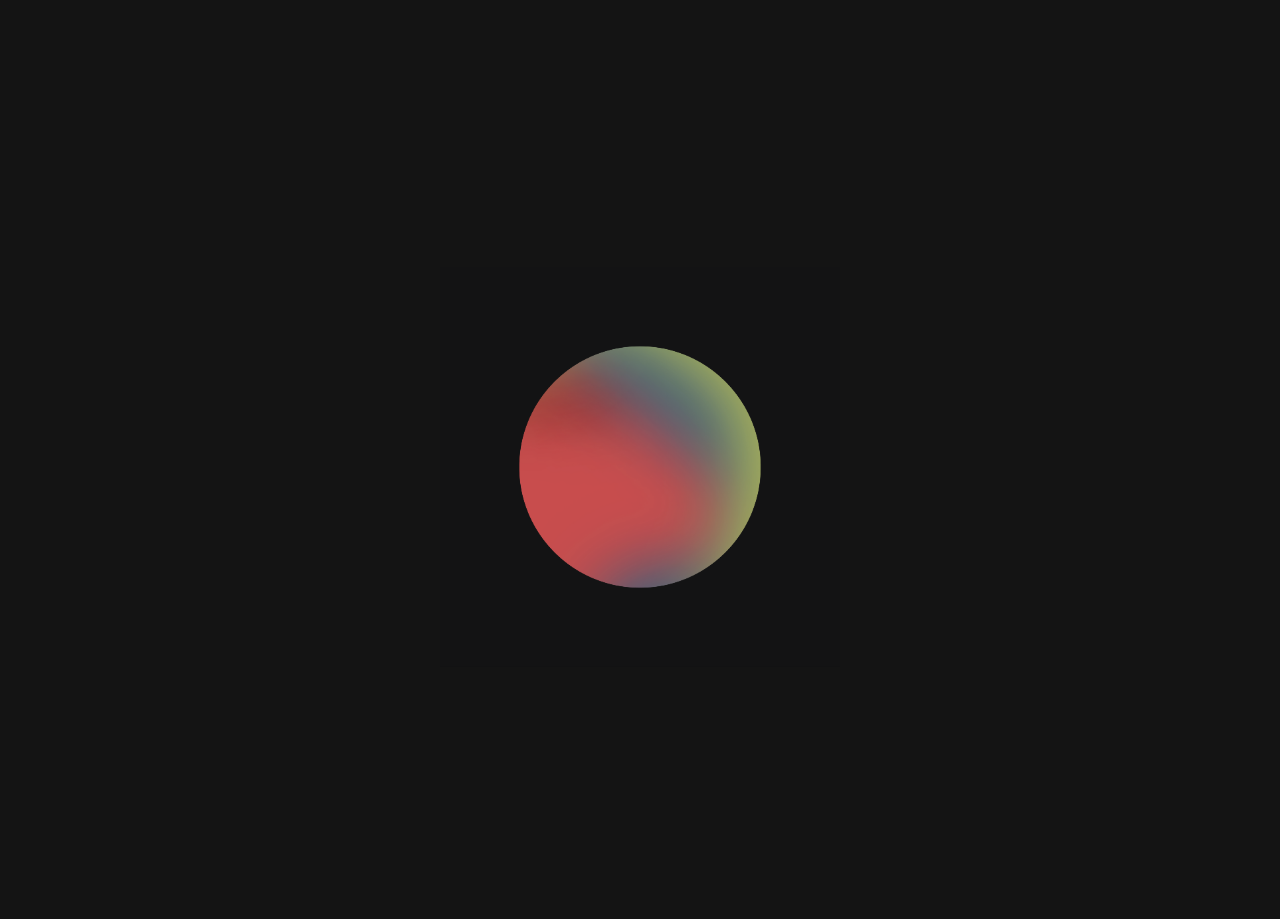
<file: index.html>
<!DOCTYPE html>
<html>
<head>

<meta name="google-site-verification" content="AoYkTk76lcTLhv-QrNElU3ikK3WBRY0hJyMi0P-Hwtw" />

<meta charset="utf-8">
<meta http-equiv="X-UA-Compatible" content="IE=edge">

<meta name="description" content="Domenico Sciacovelli is an eclectic soul who juxtaposes a canonical understanding of aesthetics with a strictly personal one. He experiments with creative laboratories of visual art and theatrical compositions within private and public spaces, managing the artistic direction and scenography of several events and exhibitions. His artworks instantly blend with the areas in which are displayed, resulting in a close and bidirectional connection with interior design. He collaborates with various architecture firms and subsequentially creates Morph‌é, a studio/laboratory, where art and design find a unique balance between development and artistry."/>

<title>The Circle of Domenico Sciacovelli</title>

<link rel="shortcut icon" type="image/png" href="favicon.png"/>
<link rel="apple-touch-icon" href="favicon.png">
<link rel="apple-touch-icon" sizes="76x76" href="favicon.png">
<link rel="apple-touch-icon" sizes="120x120" href="favicon.png">
<link rel="apple-touch-icon" sizes="152x152" href="favicon.png">
<meta name="viewport" content="user-scalable=no, width=device-width, initial-scale=1, maximum-scale=1">

<link rel="canonical" href="https://domenicosciacovelli.com/index.html" />
<link rel="icon" href="">

<link rel="stylesheet" href="style.css">
<link href="https://fonts.googleapis.com/css?family=Roboto:100,300,400" rel="stylesheet">

<body class="homepage">
    

<a href="menu.html">
<div class="por">
    <div class="bttn">
   <p>enter</p>
    </div>
    </div>
</a>

<h1></h1>

<!-- <div class="enc">

<div class="anim"><img src="favicon.png"></div>
    <div class="row splash">
	<div class="column">
		<div class="text-center">
		</div>

		<div class="try">
			<div class="device">
				
				</div>
			</div>
		</div>
	</div>
</div> -->

<div class="circlecont">
    
<div class="centercircle"><img src="favicon.png"></div>

</div>

<script src='https://cdnjs.cloudflare.com/ajax/libs/jquery/2.1.3/jquery.min.js'></script>
<!-- <script src="index.js"></script> -->

</body>
</html>
</file>
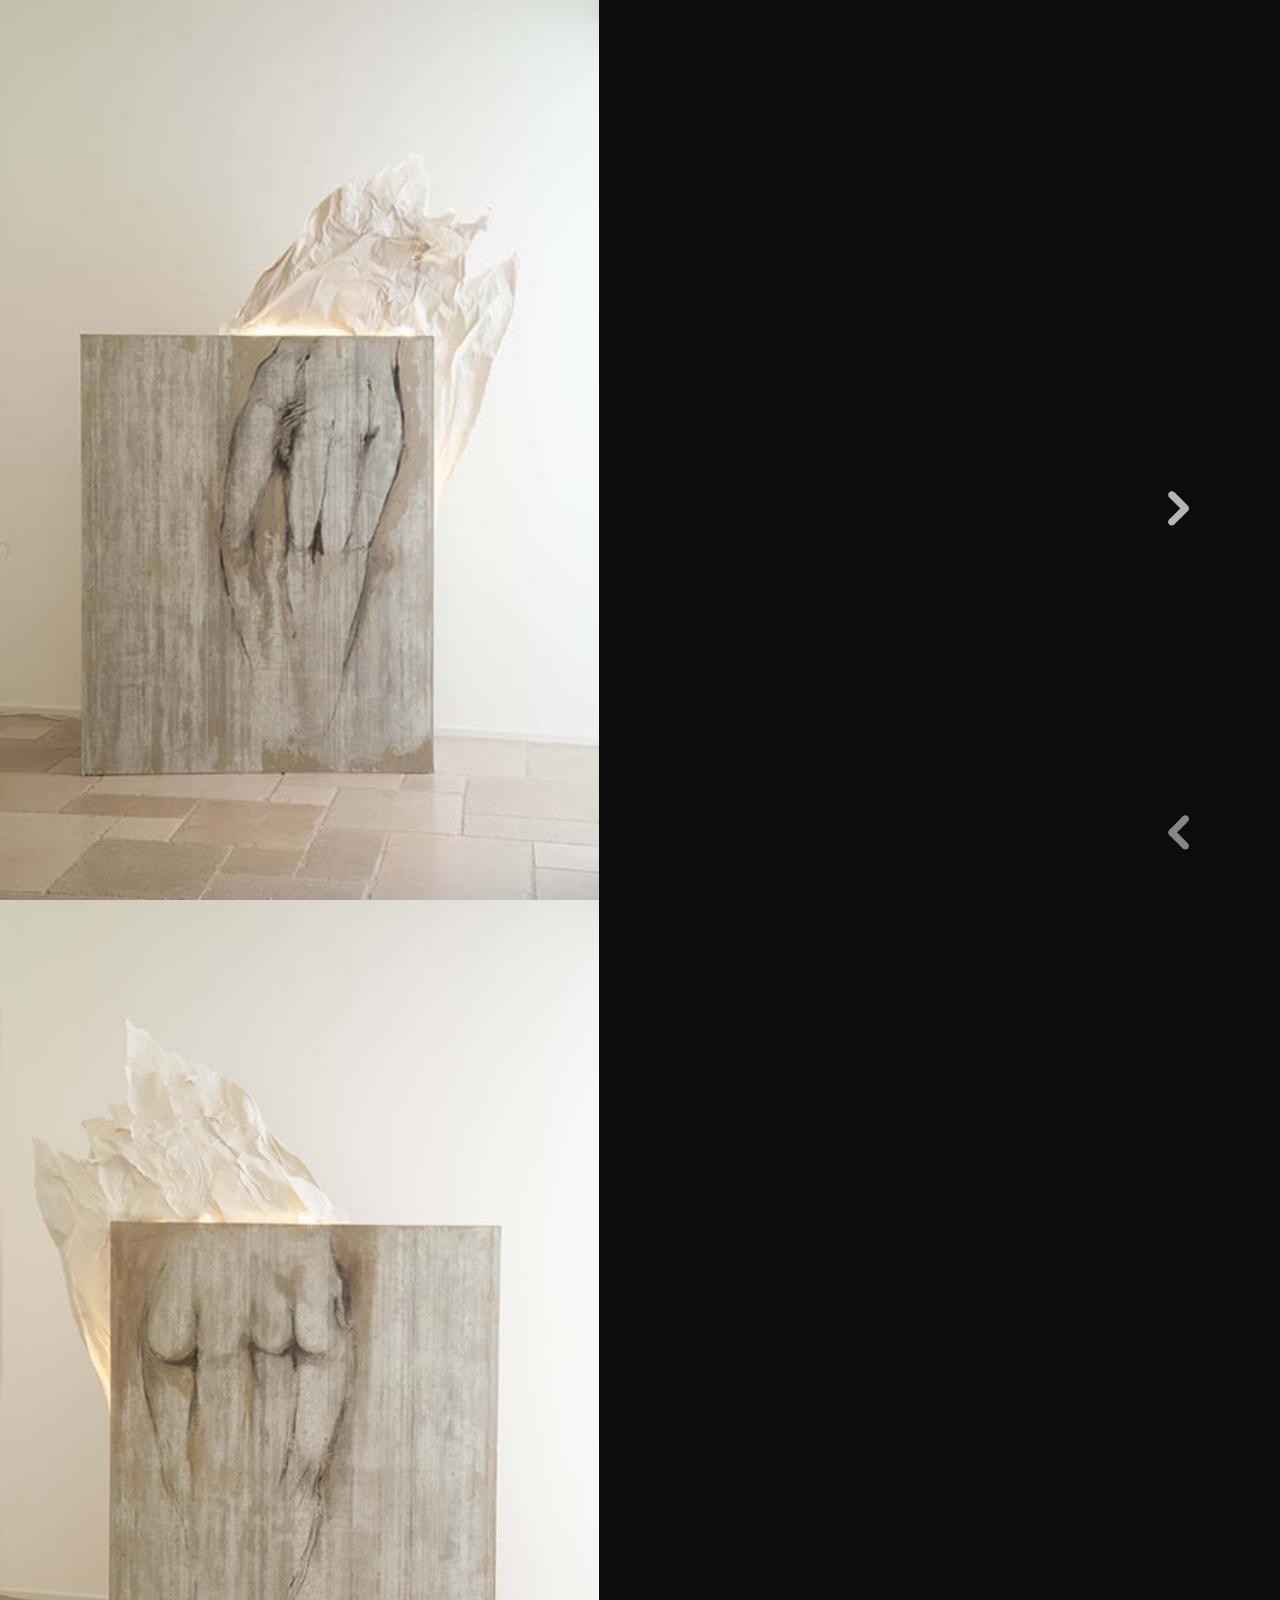
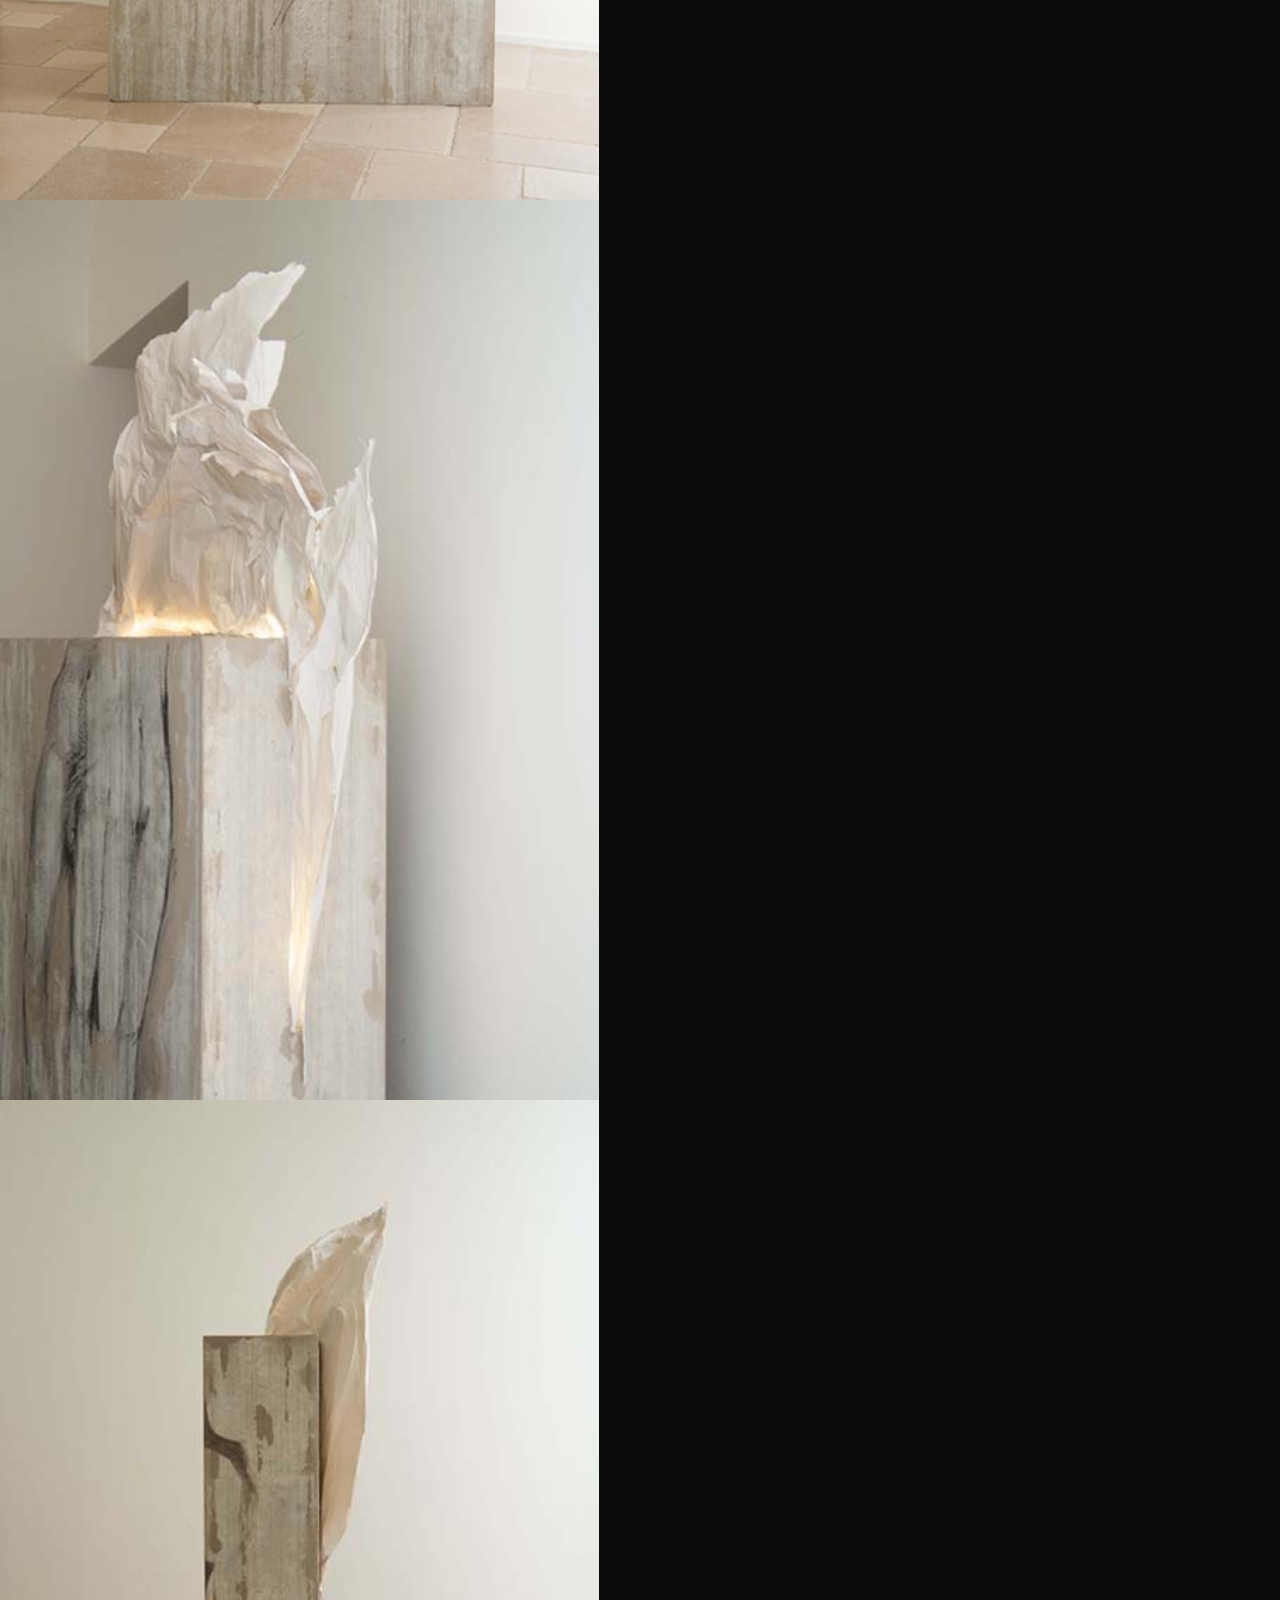
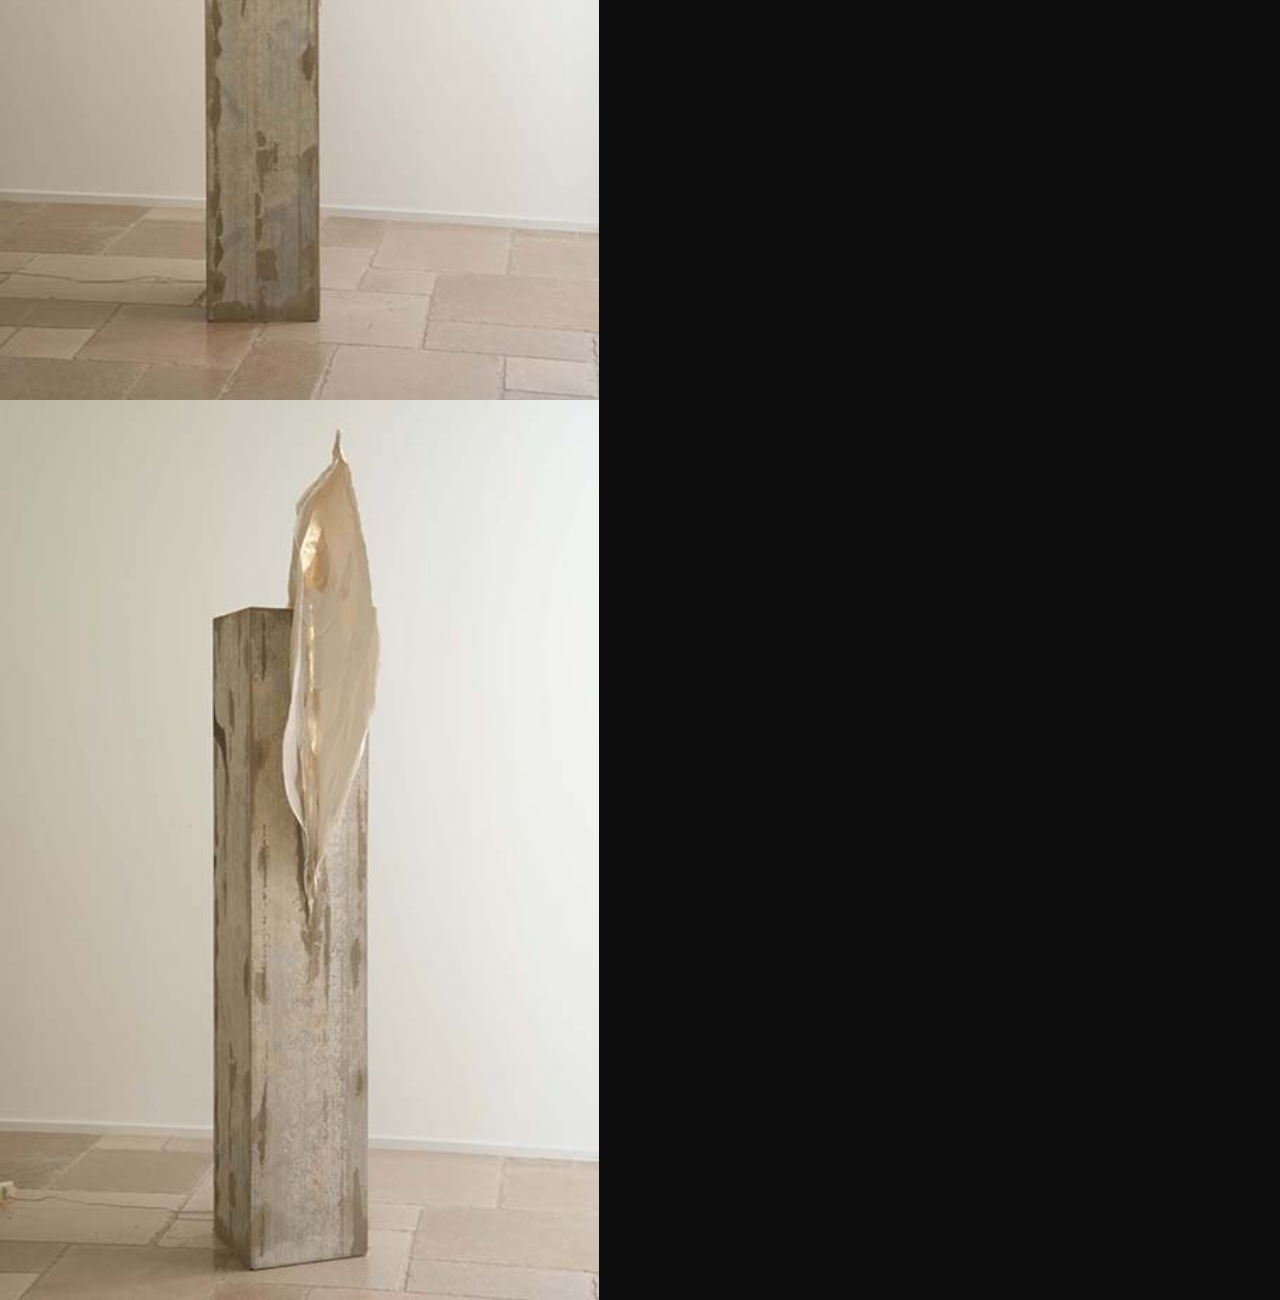
<file: cementoanimato.html>
<html>
<head>
<meta name="viewport" content="width=device-width" />

<link href="https://fonts.googleapis.com/css?family=Raleway:300" rel="stylesheet">


  <!-- ---slick--- -->
<link rel="stylesheet" type="text/css" href="carousel.css"/>
<link rel="stylesheet" type="text/css" href="slick/slick.css"/>
  <!-- ---slick--- -->



</head>
<body>

<div class="navbar">

<div class="button_container" id="toggle">
   	<svg version="1.1" id="wormmenu" xmlns="http://www.w3.org/2000/svg" xmlns:xlink="http://www.w3.org/1999/xlink" x="0px" y="0px"
	viewBox="0 0 171.6 171.6" xml:space="preserve">
	<path class="worm" id="worm" d="M134.7,84.2c0,5.4-1.5,9.8-4.6,13.3c-1.9,2.1-4,3.7-6.3,4.6c-2.1,0.9-5.2,1.3-9.3,1.3h-1.9H93.8H75.4
	c0,0,0,0-0.1,0.1H58.5c-7.4,0-11.1,2.9-11.1,8.8c0,5.9,3.7,8.8,11.1,8.8H79c2.9,0,5.2,2.3,5.2,5.2v0c0,2.9-2.3,5.2-5.2,5.2H58.2
	c-3.6,0-6.7-0.4-9.3-1.3c-2.3-0.9-4.4-2.3-6.3-4.5c-3-3.5-4.6-7.9-4.6-13.3c0-5.4,1.5-9.8,4.6-13.3c1.9-2.1,4-3.7,6.3-4.6
	c2.1-0.9,5.2-1.3,9.3-1.3h7.6V93h28h17.9h2.7c7.4,0,11.1-2.9,11.1-8.8c0-5.9-3.7-8.8-11.1-8.8H93.8c-2.9,0-5.2-2.3-5.2-5.2v0
	c0-2.9,2.3-5.2,5.2-5.2h20.8c3.6,0,6.7,0.4,9.3,1.3c2.3,0.9,4.4,2.3,6.3,4.5C133.2,74.4,134.7,78.8,134.7,84.2z M47.7,74.5
	c2.6,0.9,5.7,1.3,9.3,1.3h20.8c2.9,0,5.2-2.3,5.2-5.2v0c0-2.9-2.3-5.2-5.2-5.2H57.2c-7.4,0-11.1-2.9-11.1-8.8
	c0-5.9,3.7-8.8,11.1-8.8h20.5c2.9,0,5.2-2.3,5.2-5.2s-2.3-5.2-5.2-5.2H57c-4.1,0-7.2,0.4-9.3,1.3c-2.3,0.9-4.4,2.4-6.3,4.6
	c-3,3.5-4.6,7.9-4.6,13.3c0,5.4,1.5,9.8,4.6,13.3C43.2,72.2,45.3,73.7,47.7,74.5z"/>
	</svg>
</div>

    </div>

    <div class="overlay" id="overlay">
      <nav class="overlay-menu">
        <ul>
          <li><a href="info.html">about</a></li>
          <li><a href="interiord.html">interior design</a></li>
          <li><a href="events.html">events</a></li>
          <li><a href="feed.html">feed</a></li>
        </ul>
      </nav>
    </div>

<a href="menu.html#1">
	<div class="arrow2">
	<img src="arrow.svg">
	</div>
</a>

<div class="arrowswipe">
<img src="arrow2.svg">
</div>

	<div class="main-carousel">
	<div class="carousel-cell"><img src="img/c1.jpg"></div>
	<div class="carousel-cell"><img src="img/c2.jpg"></div>
	<div class="carousel-cell"><img src="img/c3.jpg"></div>
	<div class="carousel-cell"><img src="img/c5.jpg"></div>
	<div class="carousel-cell"><img src="img/c7.jpg"></div>

	</div>


<script
  src="https://code.jquery.com/jquery-3.4.1.min.js"
  integrity="sha256-CSXorXvZcTkaix6Yvo6HppcZGetbYMGWSFlBw8HfCJo="
  crossorigin="anonymous"></script>

  
  <!-- ---slick--- -->
<script type="text/javascript" src="slick/slick.js"></script>
<script src="script.js"></script>
  <!-- ---slick--- -->

<script src="inobounce.js"></script>
<script src="overscroll.js"></script>
</body>
</html>
</file>
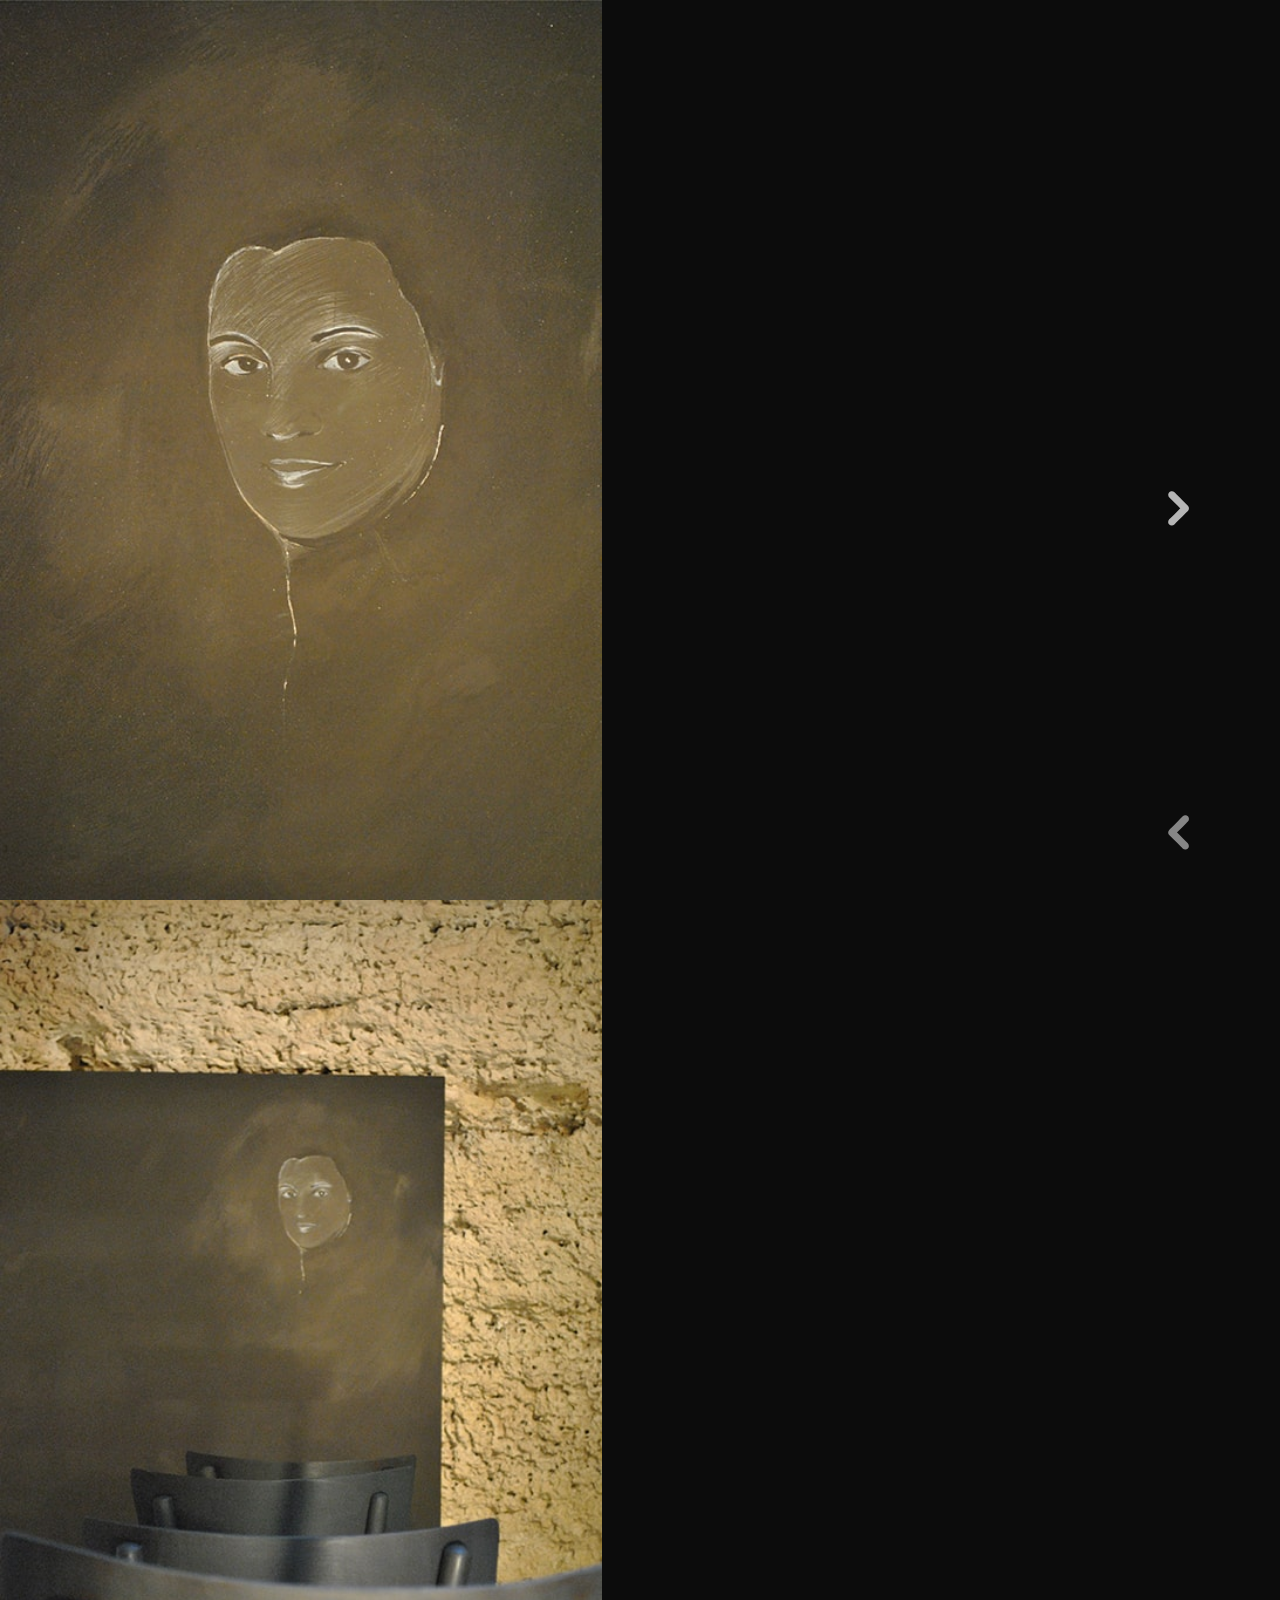
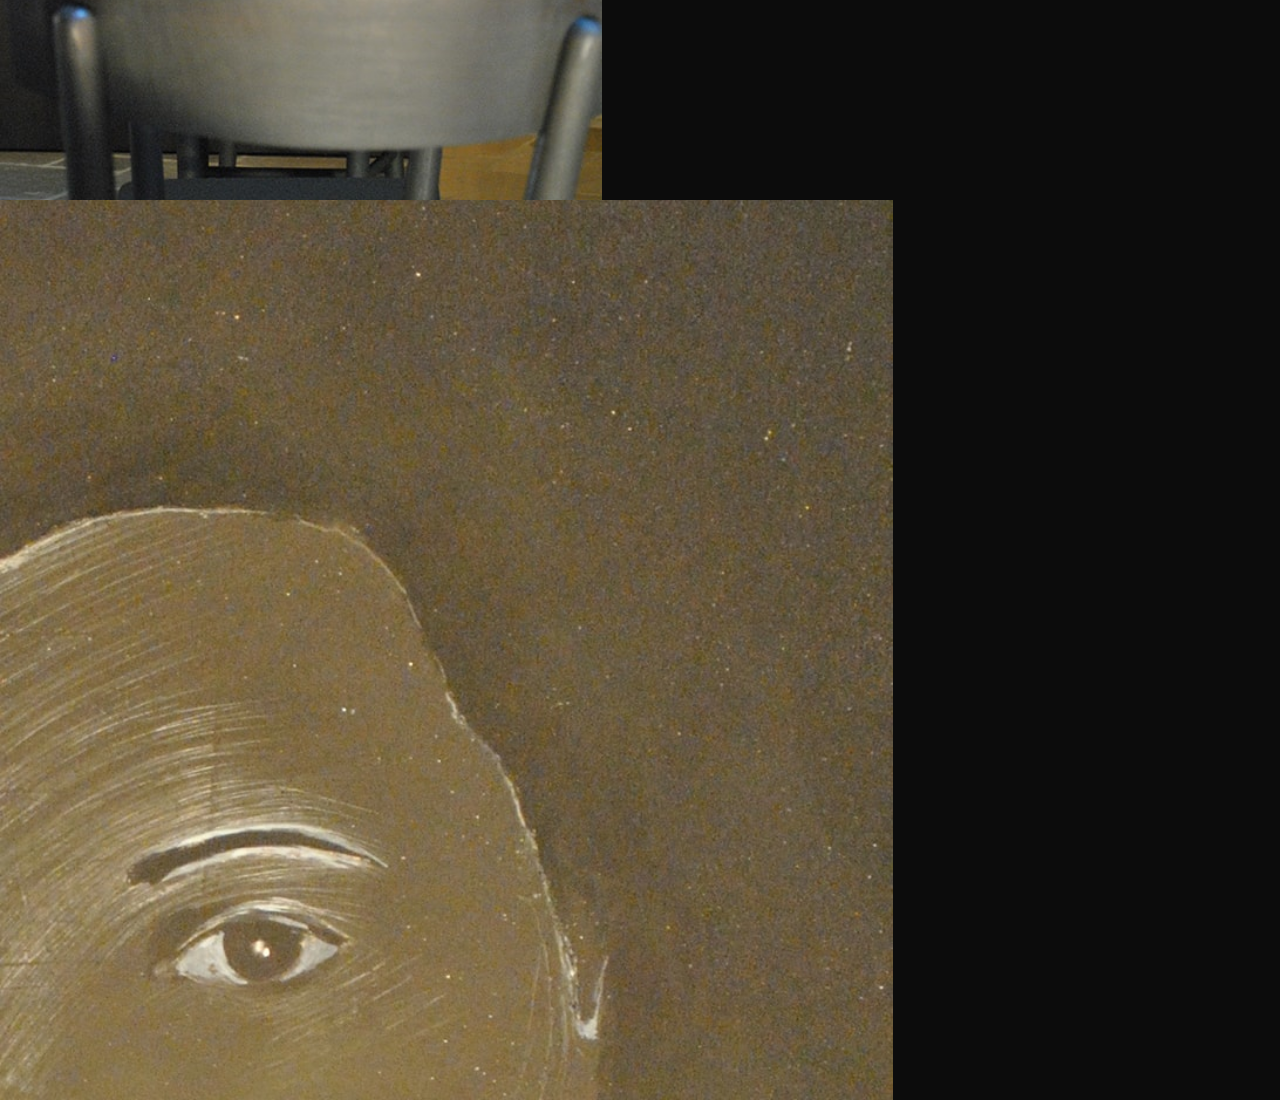
<file: face.html>
<html>
<head>
<meta name="viewport" content="width=device-width" />

<link href="https://fonts.googleapis.com/css?family=Raleway:300" rel="stylesheet">


  <!-- ---slick--- -->
<link rel="stylesheet" type="text/css" href="carousel.css"/>
<link rel="stylesheet" type="text/css" href="slick/slick.css"/>
  <!-- ---slick--- -->



</head>
<body>

<div class="navbar">

<div class="button_container" id="toggle">
   	<svg version="1.1" id="wormmenu" xmlns="http://www.w3.org/2000/svg" xmlns:xlink="http://www.w3.org/1999/xlink" x="0px" y="0px"
	viewBox="0 0 171.6 171.6" xml:space="preserve">
	<path class="worm" id="worm" d="M134.7,84.2c0,5.4-1.5,9.8-4.6,13.3c-1.9,2.1-4,3.7-6.3,4.6c-2.1,0.9-5.2,1.3-9.3,1.3h-1.9H93.8H75.4
	c0,0,0,0-0.1,0.1H58.5c-7.4,0-11.1,2.9-11.1,8.8c0,5.9,3.7,8.8,11.1,8.8H79c2.9,0,5.2,2.3,5.2,5.2v0c0,2.9-2.3,5.2-5.2,5.2H58.2
	c-3.6,0-6.7-0.4-9.3-1.3c-2.3-0.9-4.4-2.3-6.3-4.5c-3-3.5-4.6-7.9-4.6-13.3c0-5.4,1.5-9.8,4.6-13.3c1.9-2.1,4-3.7,6.3-4.6
	c2.1-0.9,5.2-1.3,9.3-1.3h7.6V93h28h17.9h2.7c7.4,0,11.1-2.9,11.1-8.8c0-5.9-3.7-8.8-11.1-8.8H93.8c-2.9,0-5.2-2.3-5.2-5.2v0
	c0-2.9,2.3-5.2,5.2-5.2h20.8c3.6,0,6.7,0.4,9.3,1.3c2.3,0.9,4.4,2.3,6.3,4.5C133.2,74.4,134.7,78.8,134.7,84.2z M47.7,74.5
	c2.6,0.9,5.7,1.3,9.3,1.3h20.8c2.9,0,5.2-2.3,5.2-5.2v0c0-2.9-2.3-5.2-5.2-5.2H57.2c-7.4,0-11.1-2.9-11.1-8.8
	c0-5.9,3.7-8.8,11.1-8.8h20.5c2.9,0,5.2-2.3,5.2-5.2s-2.3-5.2-5.2-5.2H57c-4.1,0-7.2,0.4-9.3,1.3c-2.3,0.9-4.4,2.4-6.3,4.6
	c-3,3.5-4.6,7.9-4.6,13.3c0,5.4,1.5,9.8,4.6,13.3C43.2,72.2,45.3,73.7,47.7,74.5z"/>
	</svg>
</div>

    </div>

    <div class="overlay" id="overlay">
      <nav class="overlay-menu">
        <ul>
          <li><a href="info.html">about</a></li>
          <li><a href="interiord.html">interior design</a></li>
          <li><a href="events.html">events</a></li>
          <li><a href="feed.html">feed</a></li>
        </ul>
      </nav>
    </div>

<a href="menu.html#8">
	<div class="arrow2">
	<img src="arrow.svg">
	</div>
</a>

<div class="arrowswipe">
<img src="arrow2.svg">
</div>

	<div class="main-carousel">
	<div class="carousel-cell"><img src="img/f1.jpg"></div>
	<div class="carousel-cell"><img src="img/f2.jpg"></div>
	<div class="carousel-cell"><img src="img/f3.jpg"></div>

	</div>


<script
  src="https://code.jquery.com/jquery-3.4.1.min.js"
  integrity="sha256-CSXorXvZcTkaix6Yvo6HppcZGetbYMGWSFlBw8HfCJo="
  crossorigin="anonymous"></script>

  
  <!-- ---slick--- -->
<script type="text/javascript" src="slick/slick.js"></script>
<script src="script.js"></script>
  <!-- ---slick--- -->

<script src="inobounce.js"></script>
<script src="overscroll.js"></script>
</body>
</html>
</file>
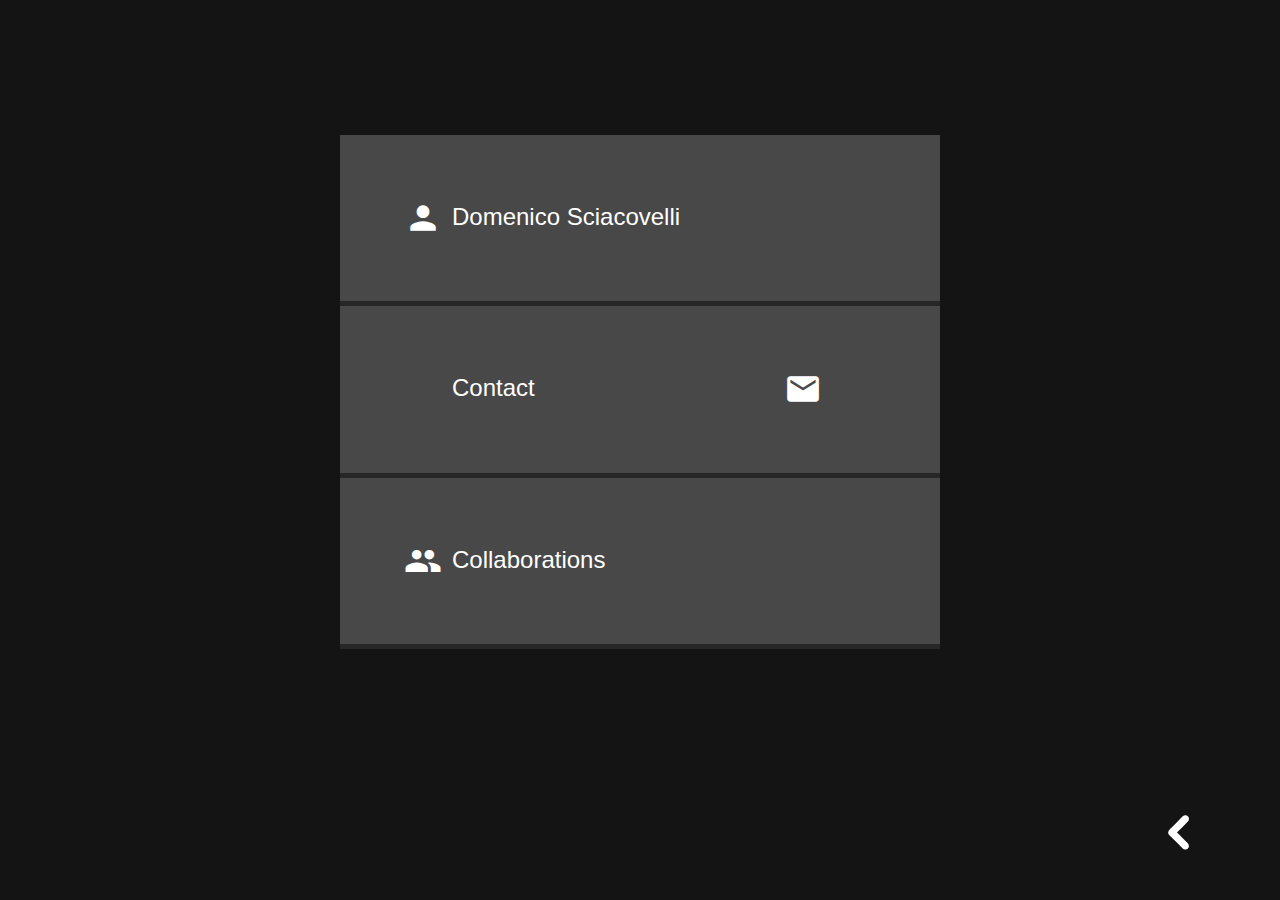
<file: info.html>
<!DOCTYPE html>
<html>
<head>
<meta http-equiv="content-type" content="text/html; charset=UTF-8" />
<meta name="viewport" content="width=device-width" />
<link href="https://fonts.googleapis.com/css?family=Raleway:300" rel="stylesheet">
<link href="https://fonts.googleapis.com/icon?family=Material+Icons" rel="stylesheet">
<link rel="stylesheet" href="style2.css">
<link type="text/css" rel="stylesheet" href="materialize/css/materialize.css"  media="screen,projection"/>
<title>About</title>
</head>
<body>


  <ul class="collapsible">
    <li>
      <div class="collapsible-header"><i class="material-icons">person</i>Domenico Sciacovelli</div>
      <div class="collapsible-body"><span>Domenico Sciacovelli is an eclectic soul who juxtaposes a canonical understanding of aesthetics with a strictly personal one. He experiments with creative laboratories of visual art and theatrical compositions within private and public spaces, managing the artistic direction and scenography of several events and exhibitions. His artworks instantly blend with the areas in which are displayed, resulting in a close and bidirectional connection with interior design. He collaborates with various architecture firms and subsequentially creates Morph‌&#233, a studio/laboratory, where art and design find a unique balance between development and artistry.</span></div>
    </li>
    <li>
      <div class="collapsible-header"><i class="material-icons">alternate_email
</i>Contact</div>
      <div class="collapsible-body"><span>

      e-mail - sciacovellid@gmx.ch - morphe.ds@gmail.com<br>
      facebook -  Domenico Sciacovelli Arts - Morph‌&#233<br>
      instagram - dsciacovelliarts<br>
      morph‌&#233.com<br>
  	</span></div>
    </li>
    <li>
      <div class="collapsible-header"><i class="material-icons">people</i>Collaborations</div>
      <div class="collapsible-body"><span>
      	
      	iluoghidipitti.com<br>
      	Mercatale - Altamura BA<br>
      	ilcesendello.it<br>
      	galleryhouse.it<br>
      	firmediluce.com<br>
      	antoniofascicolo.it<br>
      	gaetanoplasmati.com<br>
      	nicolacentoducati.com<br>
		<br>
		Testi - Lucia Luce<br>
    <br>
    Graphic Design - Simone Sciacovelli<br>
		<br>


      </span></div>
    </li>
  </ul>

<a href="menu.html#0">
<div class="arrow2">
<img src="arrow.svg">
</div>
</a>


<script src='https://cdnjs.cloudflare.com/ajax/libs/jquery/2.1.3/jquery.min.js'></script>
<script type="text/javascript" src="materialize/js/materialize.min.js"></script>
<script type="text/javascript" src="java2.js"></script>
</body>
</html>
</file>
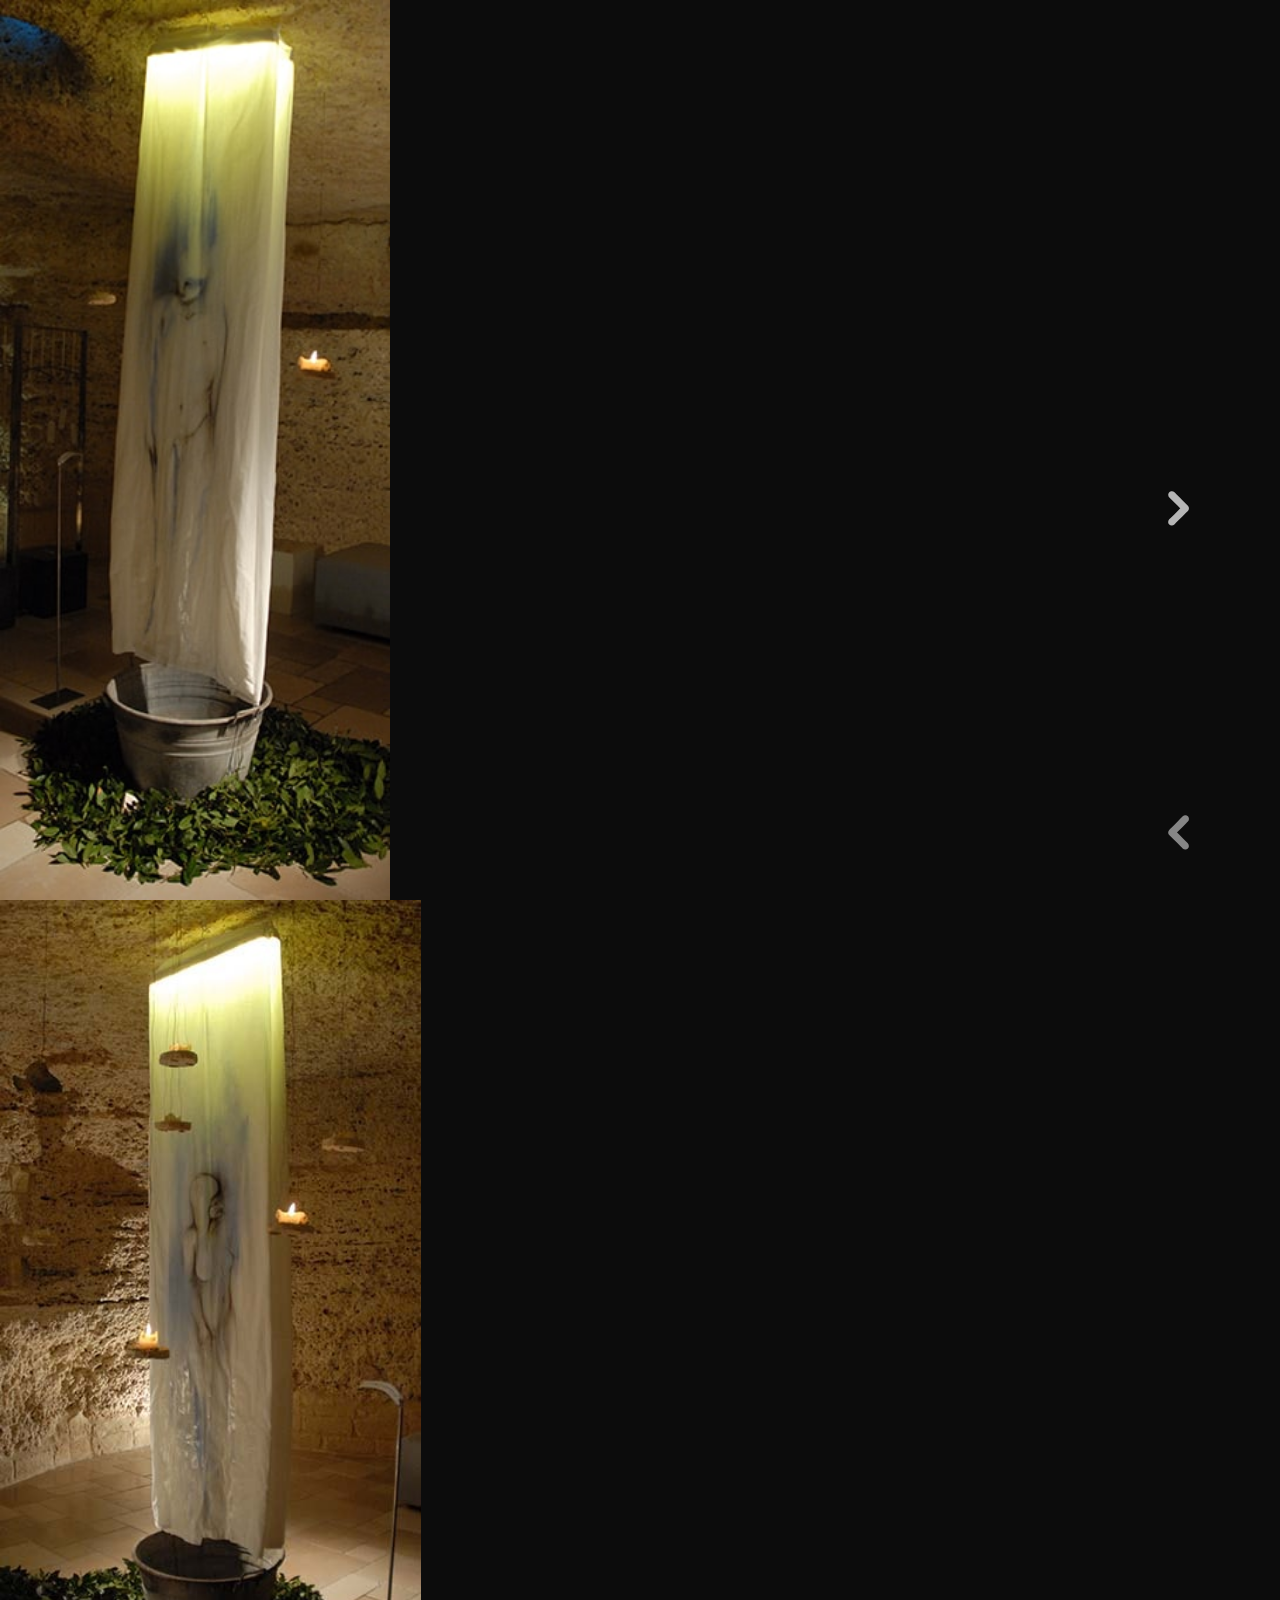
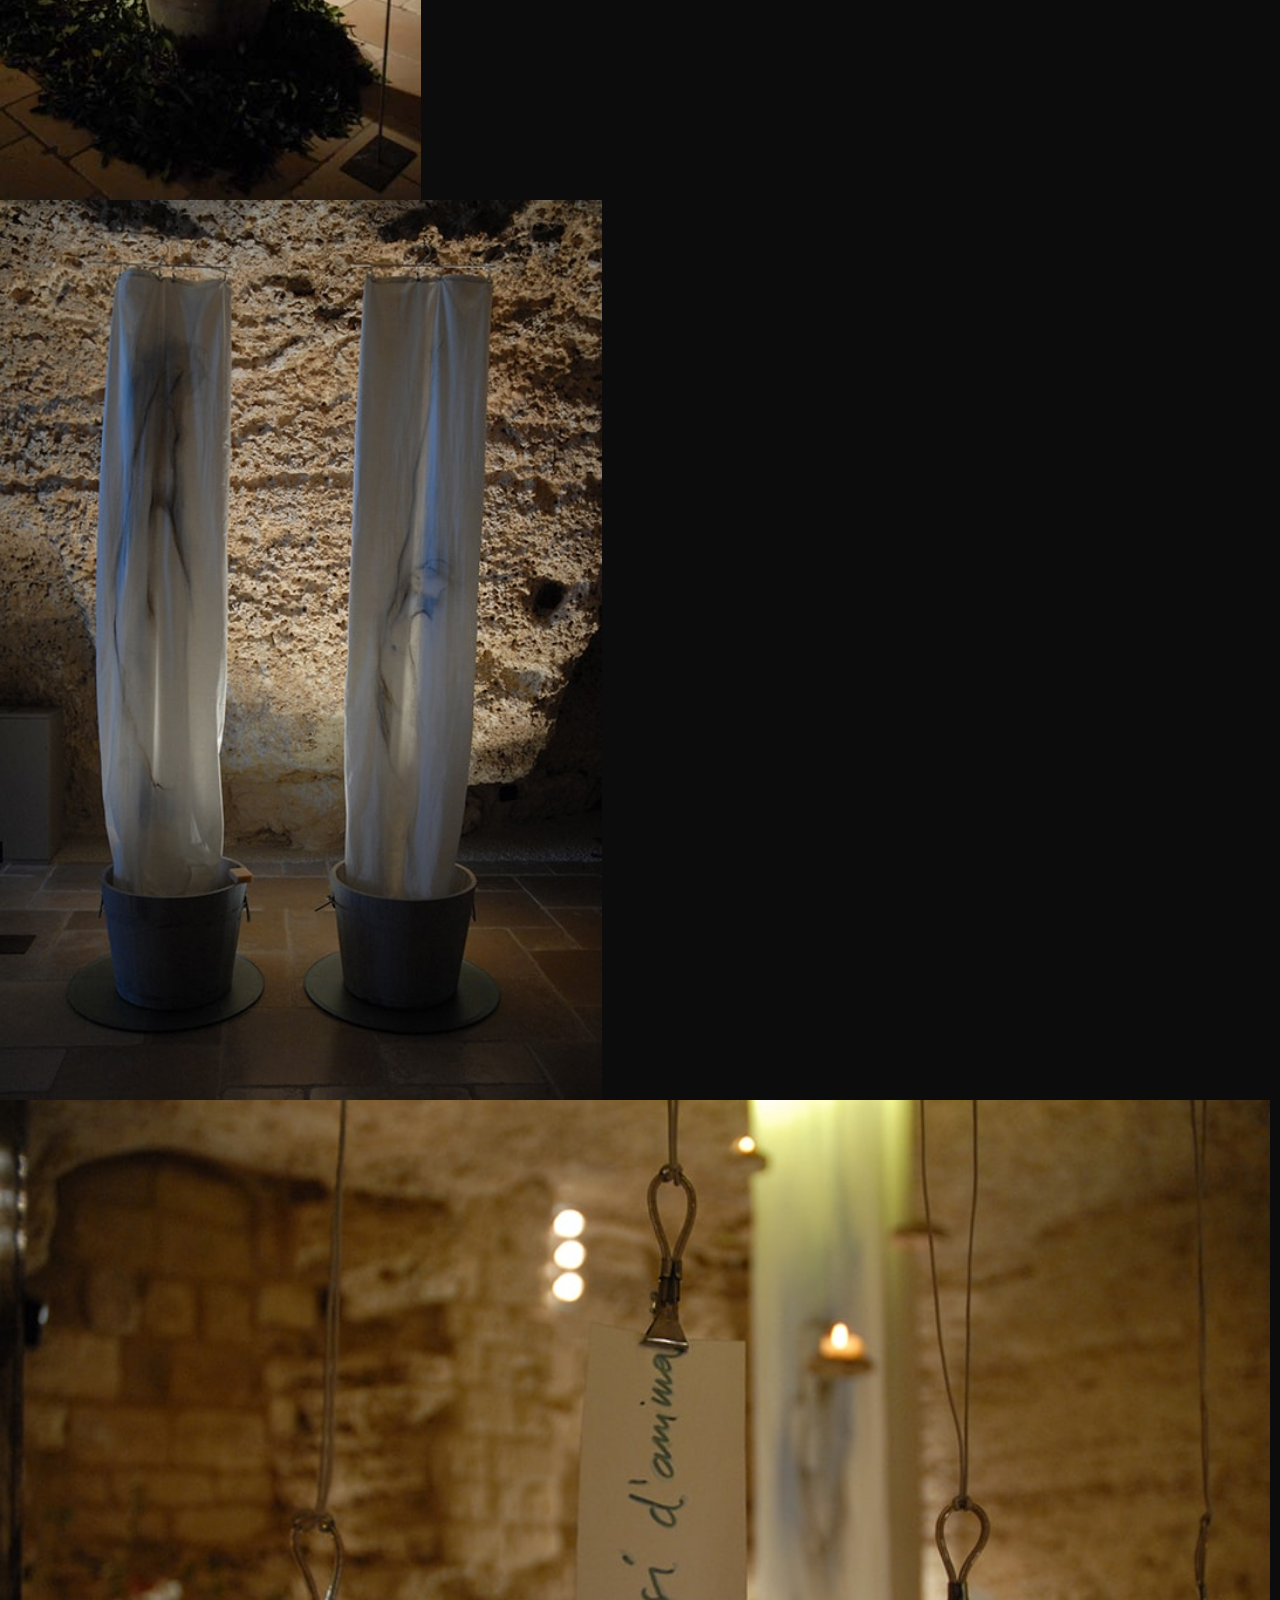
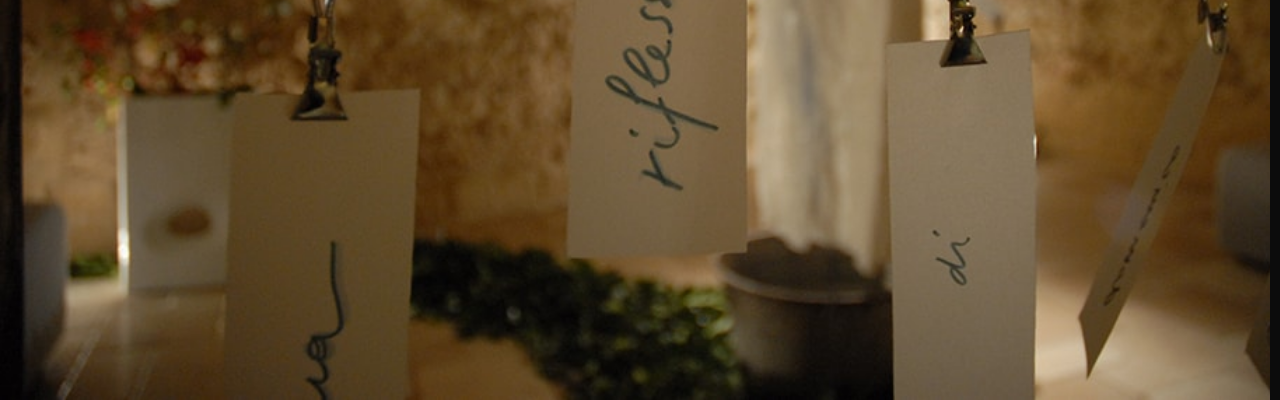
<file: liscivia.html>
<html>
<head>
<meta name="viewport" content="width=device-width" />

<link href="https://fonts.googleapis.com/css?family=Raleway:300" rel="stylesheet">


  <!-- ---slick--- -->
<link rel="stylesheet" type="text/css" href="carousel.css"/>
<link rel="stylesheet" type="text/css" href="slick/slick.css"/>
  <!-- ---slick--- -->



</head>
<body>

<div class="navbar">

<div class="button_container" id="toggle">
   	<svg version="1.1" id="wormmenu" xmlns="http://www.w3.org/2000/svg" xmlns:xlink="http://www.w3.org/1999/xlink" x="0px" y="0px"
	viewBox="0 0 171.6 171.6" xml:space="preserve">
	<path class="worm" id="worm" d="M134.7,84.2c0,5.4-1.5,9.8-4.6,13.3c-1.9,2.1-4,3.7-6.3,4.6c-2.1,0.9-5.2,1.3-9.3,1.3h-1.9H93.8H75.4
	c0,0,0,0-0.1,0.1H58.5c-7.4,0-11.1,2.9-11.1,8.8c0,5.9,3.7,8.8,11.1,8.8H79c2.9,0,5.2,2.3,5.2,5.2v0c0,2.9-2.3,5.2-5.2,5.2H58.2
	c-3.6,0-6.7-0.4-9.3-1.3c-2.3-0.9-4.4-2.3-6.3-4.5c-3-3.5-4.6-7.9-4.6-13.3c0-5.4,1.5-9.8,4.6-13.3c1.9-2.1,4-3.7,6.3-4.6
	c2.1-0.9,5.2-1.3,9.3-1.3h7.6V93h28h17.9h2.7c7.4,0,11.1-2.9,11.1-8.8c0-5.9-3.7-8.8-11.1-8.8H93.8c-2.9,0-5.2-2.3-5.2-5.2v0
	c0-2.9,2.3-5.2,5.2-5.2h20.8c3.6,0,6.7,0.4,9.3,1.3c2.3,0.9,4.4,2.3,6.3,4.5C133.2,74.4,134.7,78.8,134.7,84.2z M47.7,74.5
	c2.6,0.9,5.7,1.3,9.3,1.3h20.8c2.9,0,5.2-2.3,5.2-5.2v0c0-2.9-2.3-5.2-5.2-5.2H57.2c-7.4,0-11.1-2.9-11.1-8.8
	c0-5.9,3.7-8.8,11.1-8.8h20.5c2.9,0,5.2-2.3,5.2-5.2s-2.3-5.2-5.2-5.2H57c-4.1,0-7.2,0.4-9.3,1.3c-2.3,0.9-4.4,2.4-6.3,4.6
	c-3,3.5-4.6,7.9-4.6,13.3c0,5.4,1.5,9.8,4.6,13.3C43.2,72.2,45.3,73.7,47.7,74.5z"/>
	</svg>
</div>

    </div>

    <div class="overlay" id="overlay">
      <nav class="overlay-menu">
        <ul>
          <li><a href="info.html">about</a></li>
          <li><a href="interiord.html">interior design</a></li>
          <li><a href="events.html">events</a></li>
          <li><a href="feed.html">feed</a></li>
        </ul>
      </nav>
    </div>

<a href="menu.html#3">
	<div class="arrow2">
	<img src="arrow.svg">
	</div>
</a>

<div class="arrowswipe">
<img src="arrow2.svg">
</div>

	<div class="main-carousel">
	<div class="carousel-cell"><img src="img/l1.jpg"></div>
	<div class="carousel-cell"><img src="img/l2.jpg"></div>
	<div class="carousel-cell"><img src="img/l3.jpg"></div>
	<div class="carousel-cell"><img src="img/l4.jpg"></div>

	</div>


<script
  src="https://code.jquery.com/jquery-3.4.1.min.js"
  integrity="sha256-CSXorXvZcTkaix6Yvo6HppcZGetbYMGWSFlBw8HfCJo="
  crossorigin="anonymous"></script>

  
  <!-- ---slick--- -->
<script type="text/javascript" src="slick/slick.js"></script>
<script src="script.js"></script>
  <!-- ---slick--- -->

<script src="inobounce.js"></script>
<script src="overscroll.js"></script>
</body>
</html>
</file>
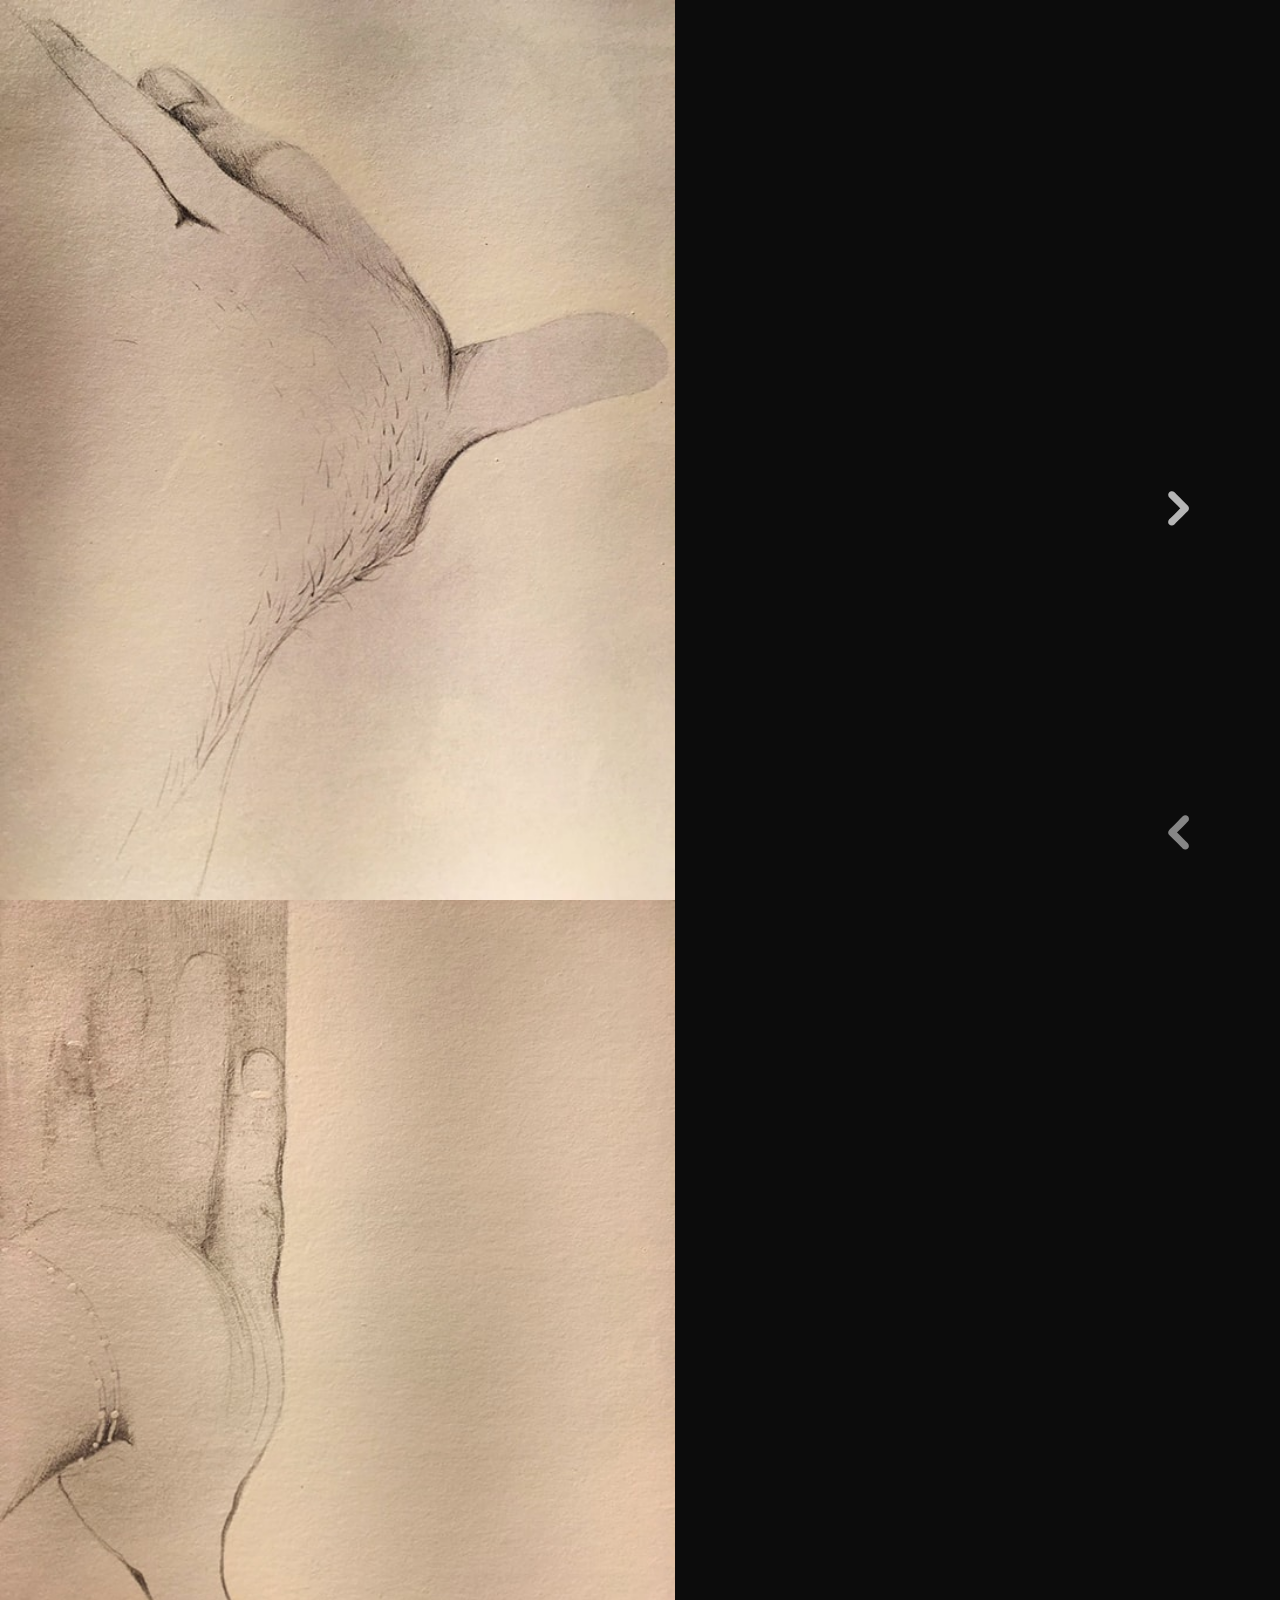
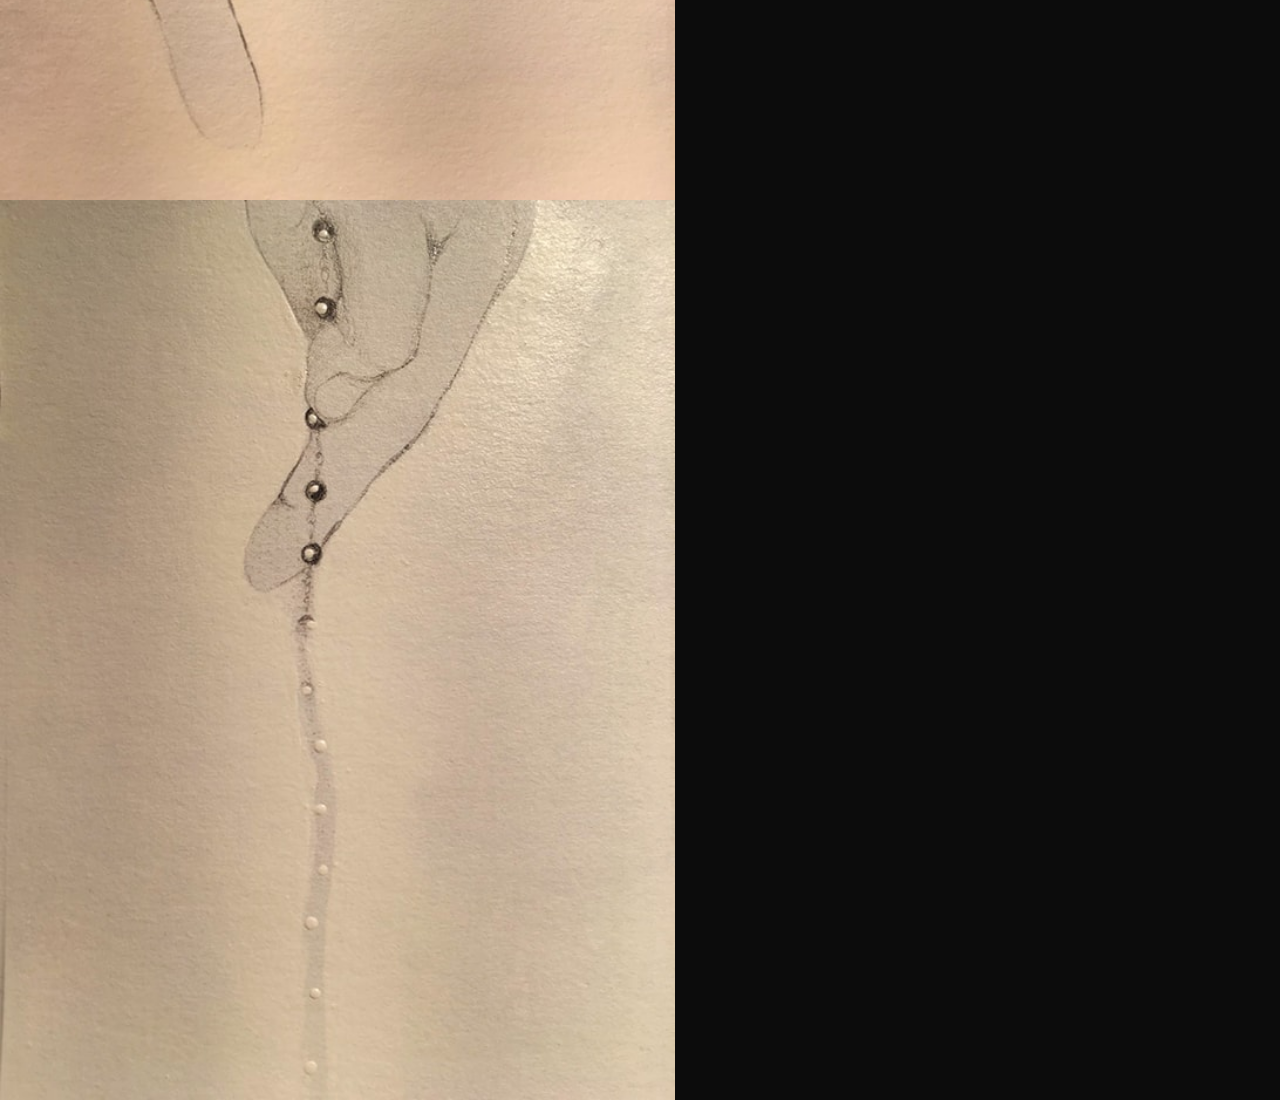
<file: mani.html>
<html>
<head>
<meta name="viewport" content="width=device-width" />

<link href="https://fonts.googleapis.com/css?family=Raleway:300" rel="stylesheet">


  <!-- ---slick--- -->
<link rel="stylesheet" type="text/css" href="carousel.css"/>
<link rel="stylesheet" type="text/css" href="slick/slick.css"/>
  <!-- ---slick--- -->



</head>
<body>

<div class="navbar">

<div class="button_container" id="toggle">
   	<svg version="1.1" id="wormmenu" xmlns="http://www.w3.org/2000/svg" xmlns:xlink="http://www.w3.org/1999/xlink" x="0px" y="0px"
	viewBox="0 0 171.6 171.6" xml:space="preserve">
	<path class="worm" id="worm" d="M134.7,84.2c0,5.4-1.5,9.8-4.6,13.3c-1.9,2.1-4,3.7-6.3,4.6c-2.1,0.9-5.2,1.3-9.3,1.3h-1.9H93.8H75.4
	c0,0,0,0-0.1,0.1H58.5c-7.4,0-11.1,2.9-11.1,8.8c0,5.9,3.7,8.8,11.1,8.8H79c2.9,0,5.2,2.3,5.2,5.2v0c0,2.9-2.3,5.2-5.2,5.2H58.2
	c-3.6,0-6.7-0.4-9.3-1.3c-2.3-0.9-4.4-2.3-6.3-4.5c-3-3.5-4.6-7.9-4.6-13.3c0-5.4,1.5-9.8,4.6-13.3c1.9-2.1,4-3.7,6.3-4.6
	c2.1-0.9,5.2-1.3,9.3-1.3h7.6V93h28h17.9h2.7c7.4,0,11.1-2.9,11.1-8.8c0-5.9-3.7-8.8-11.1-8.8H93.8c-2.9,0-5.2-2.3-5.2-5.2v0
	c0-2.9,2.3-5.2,5.2-5.2h20.8c3.6,0,6.7,0.4,9.3,1.3c2.3,0.9,4.4,2.3,6.3,4.5C133.2,74.4,134.7,78.8,134.7,84.2z M47.7,74.5
	c2.6,0.9,5.7,1.3,9.3,1.3h20.8c2.9,0,5.2-2.3,5.2-5.2v0c0-2.9-2.3-5.2-5.2-5.2H57.2c-7.4,0-11.1-2.9-11.1-8.8
	c0-5.9,3.7-8.8,11.1-8.8h20.5c2.9,0,5.2-2.3,5.2-5.2s-2.3-5.2-5.2-5.2H57c-4.1,0-7.2,0.4-9.3,1.3c-2.3,0.9-4.4,2.4-6.3,4.6
	c-3,3.5-4.6,7.9-4.6,13.3c0,5.4,1.5,9.8,4.6,13.3C43.2,72.2,45.3,73.7,47.7,74.5z"/>
	</svg>
</div>

    </div>

    <div class="overlay" id="overlay">
      <nav class="overlay-menu">
        <ul>
          <li><a href="info.html">about</a></li>
          <li><a href="interiord.html">interior design</a></li>
          <li><a href="events.html">events</a></li>
          <li><a href="feed.html">feed</a></li>
        </ul>
      </nav>
    </div>

<a href="menu.html#6">
	<div class="arrow2">
	<img src="arrow.svg">
	</div>
</a>

<div class="arrowswipe">
<img src="arrow2.svg">
</div>

	<div class="main-carousel">
	<div class="carousel-cell"><img src="img/t1.jpg"></div>
	<div class="carousel-cell"><img src="img/t2.jpg"></div>
	<div class="carousel-cell"><img src="img/t3.jpg"></div>

	</div>


<script
  src="https://code.jquery.com/jquery-3.4.1.min.js"
  integrity="sha256-CSXorXvZcTkaix6Yvo6HppcZGetbYMGWSFlBw8HfCJo="
  crossorigin="anonymous"></script>

  
  <!-- ---slick--- -->
<script type="text/javascript" src="slick/slick.js"></script>
<script src="script.js"></script>
  <!-- ---slick--- -->

<script src="inobounce.js"></script>
<script src="overscroll.js"></script>
</body>
</html>
</file>
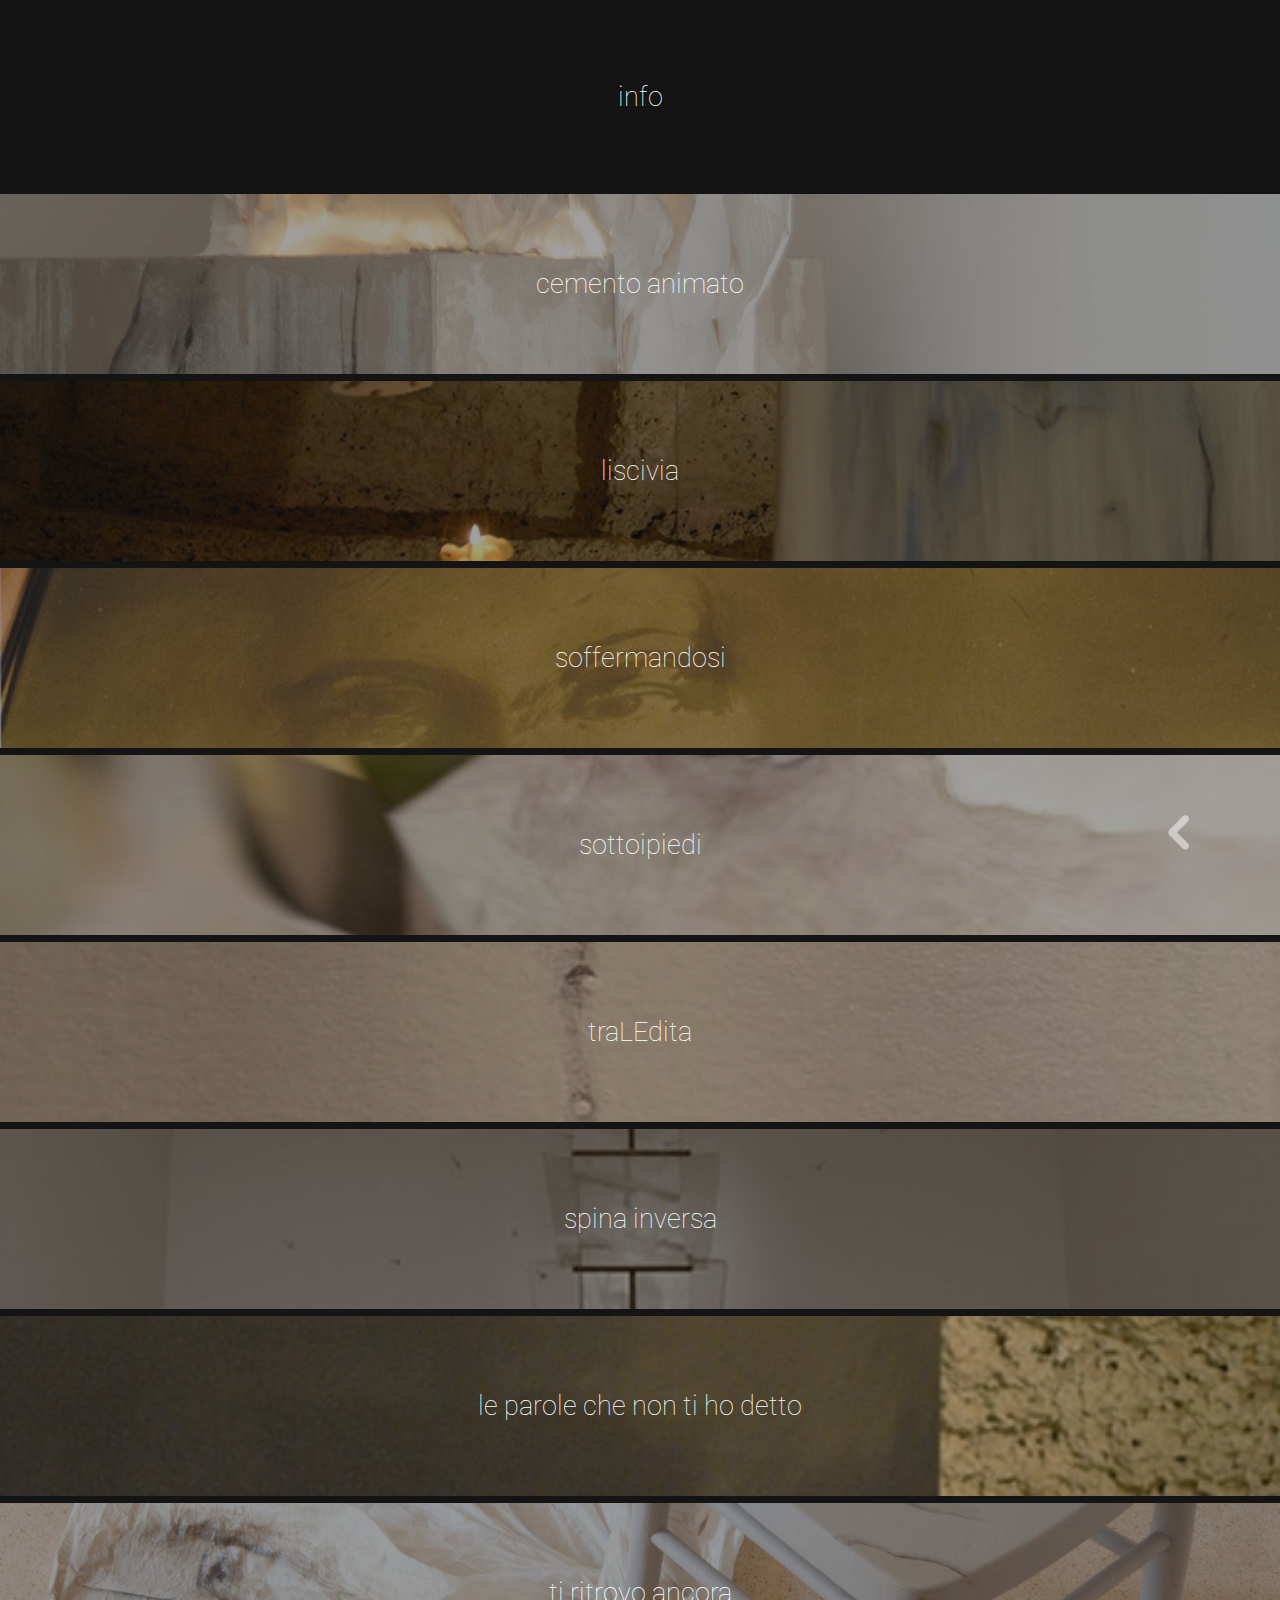
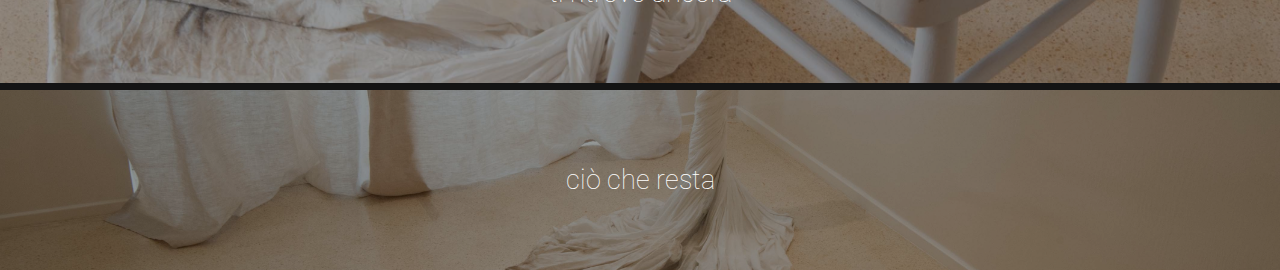
<file: menu.html>
<!DOCTYPE html>
<html>
<head>
<meta name="viewport" content="width=device-width" />
<link href="https://fonts.googleapis.com/css?family=Roboto:100,300,400" rel="stylesheet">
<link rel="stylesheet" href="interiordstyle.css">
<title>menu</title>
</head>
<body>

<a href="index.html">
<div class="arrow2">
<img src="arrow.svg">
</div>
</a>

<a href="info.html">
<div id="1" class="bw">
	<div class="cover"></div>
	<p>info</p>
</div>
</a>

<a href="cementoanimato.html">
<div id="2" class="camere">
	<div class="cover"></div>
	<p>cemento animato</p>
	<img src="img/c3c.jpg">
</div>
</a>

<a href="liscivia.html">
<div id="3" class="charmery">
	<div class="cover"></div>
	<p>liscivia</p>
	<img src="img/lc.jpg">
</div>
</a>

<a href="soffer.html">
<div id="4" class="charmery">
	<div class="cover"></div>
	<p>soffermandosi</p>
	<img src="img/s4.jpg">
</div>
</a>

<a href="sotto.html">
<div id="5" class="concepts">
	<div class="cover"></div>
	<p>sottoipiedi</p>
	<img src="img/so5.jpg">
</div>
</a>

<a href="mani.html">
<div id="6" class="concepts">
	<div class="cover"></div>
	<p>traLEdita</p>
	<img src="img/t3.jpg">
</div>
</a>

<a href="spina.html">
<div id="7" class="concepts">
	<div class="cover"></div>
	<p>spina inversa</p>
	<img src="img/sp1.jpg">
</div>
</a>

<a href="face.html">
<div id="8" class="concepts">
	<div class="cover"></div>
	<p>le parole che non ti ho detto </p>
	<img src="img/f2.jpg">
</div>
</a>

<a href="ritrovo.html">
<div id="9" class="concepts">
	<div class="cover"></div>
	<p>ti ritrovo ancora</p>
	<img src="img/ri2.jpg">
</div>
</a>

<a href="resta.html">
<div id="10" class="concepts">
	<div class="cover"></div>
	<p>ci&#242 che resta</p>
	<img src="img/r1.jpg">
</div>
</a>

<script src='https://cdnjs.cloudflare.com/ajax/libs/jquery/2.1.3/jquery.min.js'></script>
</body>
</html>
</file>
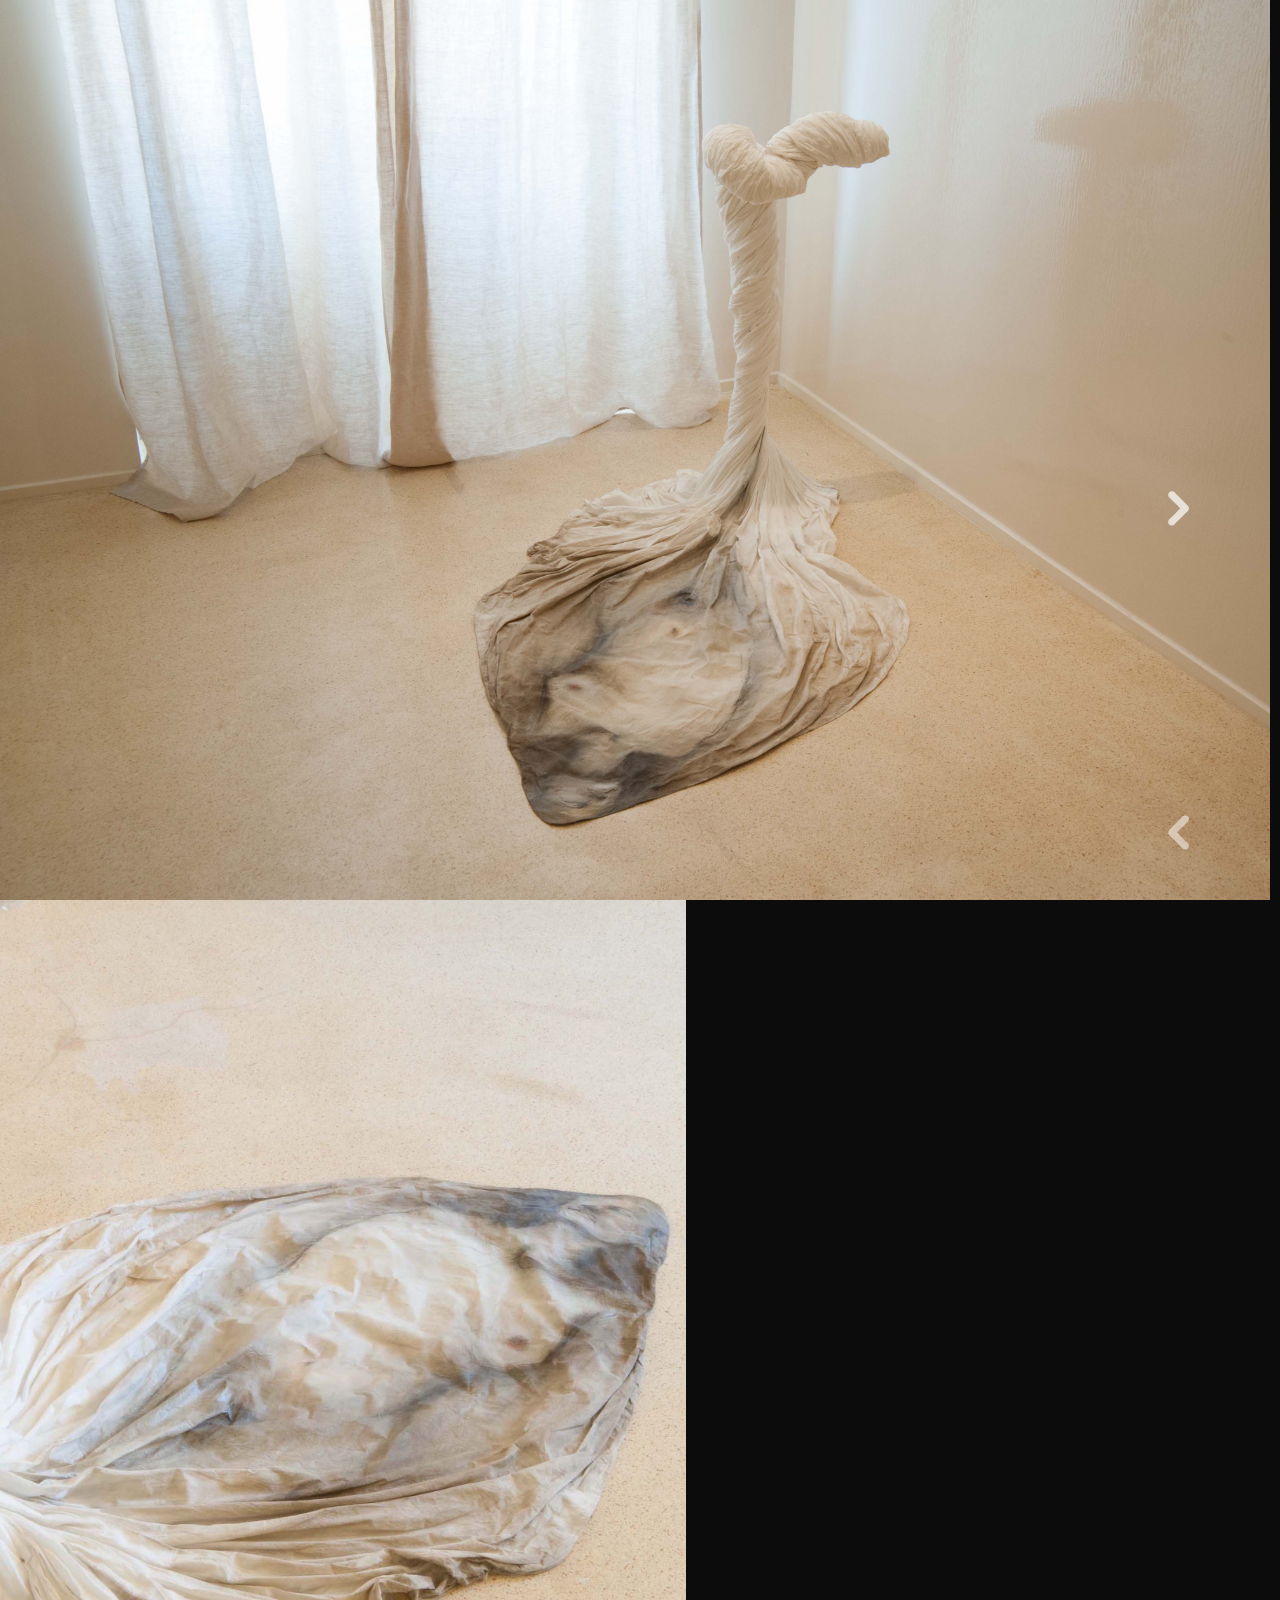
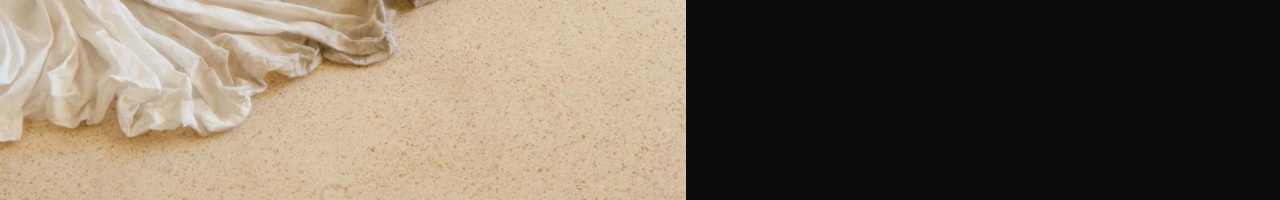
<file: resta.html>
<html>
<head>
<meta name="viewport" content="width=device-width" />

<link href="https://fonts.googleapis.com/css?family=Raleway:300" rel="stylesheet">


  <!-- ---slick--- -->
<link rel="stylesheet" type="text/css" href="carousel.css"/>
<link rel="stylesheet" type="text/css" href="slick/slick.css"/>
  <!-- ---slick--- -->



</head>
<body>

<div class="navbar">

<div class="button_container" id="toggle">
   	<svg version="1.1" id="wormmenu" xmlns="http://www.w3.org/2000/svg" xmlns:xlink="http://www.w3.org/1999/xlink" x="0px" y="0px"
	viewBox="0 0 171.6 171.6" xml:space="preserve">
	<path class="worm" id="worm" d="M134.7,84.2c0,5.4-1.5,9.8-4.6,13.3c-1.9,2.1-4,3.7-6.3,4.6c-2.1,0.9-5.2,1.3-9.3,1.3h-1.9H93.8H75.4
	c0,0,0,0-0.1,0.1H58.5c-7.4,0-11.1,2.9-11.1,8.8c0,5.9,3.7,8.8,11.1,8.8H79c2.9,0,5.2,2.3,5.2,5.2v0c0,2.9-2.3,5.2-5.2,5.2H58.2
	c-3.6,0-6.7-0.4-9.3-1.3c-2.3-0.9-4.4-2.3-6.3-4.5c-3-3.5-4.6-7.9-4.6-13.3c0-5.4,1.5-9.8,4.6-13.3c1.9-2.1,4-3.7,6.3-4.6
	c2.1-0.9,5.2-1.3,9.3-1.3h7.6V93h28h17.9h2.7c7.4,0,11.1-2.9,11.1-8.8c0-5.9-3.7-8.8-11.1-8.8H93.8c-2.9,0-5.2-2.3-5.2-5.2v0
	c0-2.9,2.3-5.2,5.2-5.2h20.8c3.6,0,6.7,0.4,9.3,1.3c2.3,0.9,4.4,2.3,6.3,4.5C133.2,74.4,134.7,78.8,134.7,84.2z M47.7,74.5
	c2.6,0.9,5.7,1.3,9.3,1.3h20.8c2.9,0,5.2-2.3,5.2-5.2v0c0-2.9-2.3-5.2-5.2-5.2H57.2c-7.4,0-11.1-2.9-11.1-8.8
	c0-5.9,3.7-8.8,11.1-8.8h20.5c2.9,0,5.2-2.3,5.2-5.2s-2.3-5.2-5.2-5.2H57c-4.1,0-7.2,0.4-9.3,1.3c-2.3,0.9-4.4,2.4-6.3,4.6
	c-3,3.5-4.6,7.9-4.6,13.3c0,5.4,1.5,9.8,4.6,13.3C43.2,72.2,45.3,73.7,47.7,74.5z"/>
	</svg>
</div>

    </div>

    <div class="overlay" id="overlay">
      <nav class="overlay-menu">
        <ul>
          <li><a href="info.html">about</a></li>
          <li><a href="interiord.html">interior design</a></li>
          <li><a href="events.html">events</a></li>
          <li><a href="feed.html">feed</a></li>
        </ul>
      </nav>
    </div>

<a href="menu.html#8">
	<div class="arrow2">
	<img src="arrow.svg">
	</div>
</a>

<div class="arrowswipe">
<img src="arrow2.svg">
</div>

	<div class="main-carousel">
	<div class="carousel-cell"><img src="img/r1.jpg"></div>
	<div class="carousel-cell"><img src="img/r4.jpg"></div>

	</div>


<script
  src="https://code.jquery.com/jquery-3.4.1.min.js"
  integrity="sha256-CSXorXvZcTkaix6Yvo6HppcZGetbYMGWSFlBw8HfCJo="
  crossorigin="anonymous"></script>

  
  <!-- ---slick--- -->
<script type="text/javascript" src="slick/slick.js"></script>
<script src="script.js"></script>
  <!-- ---slick--- -->

<script src="inobounce.js"></script>
<script src="overscroll.js"></script>
</body>
</html>
</file>
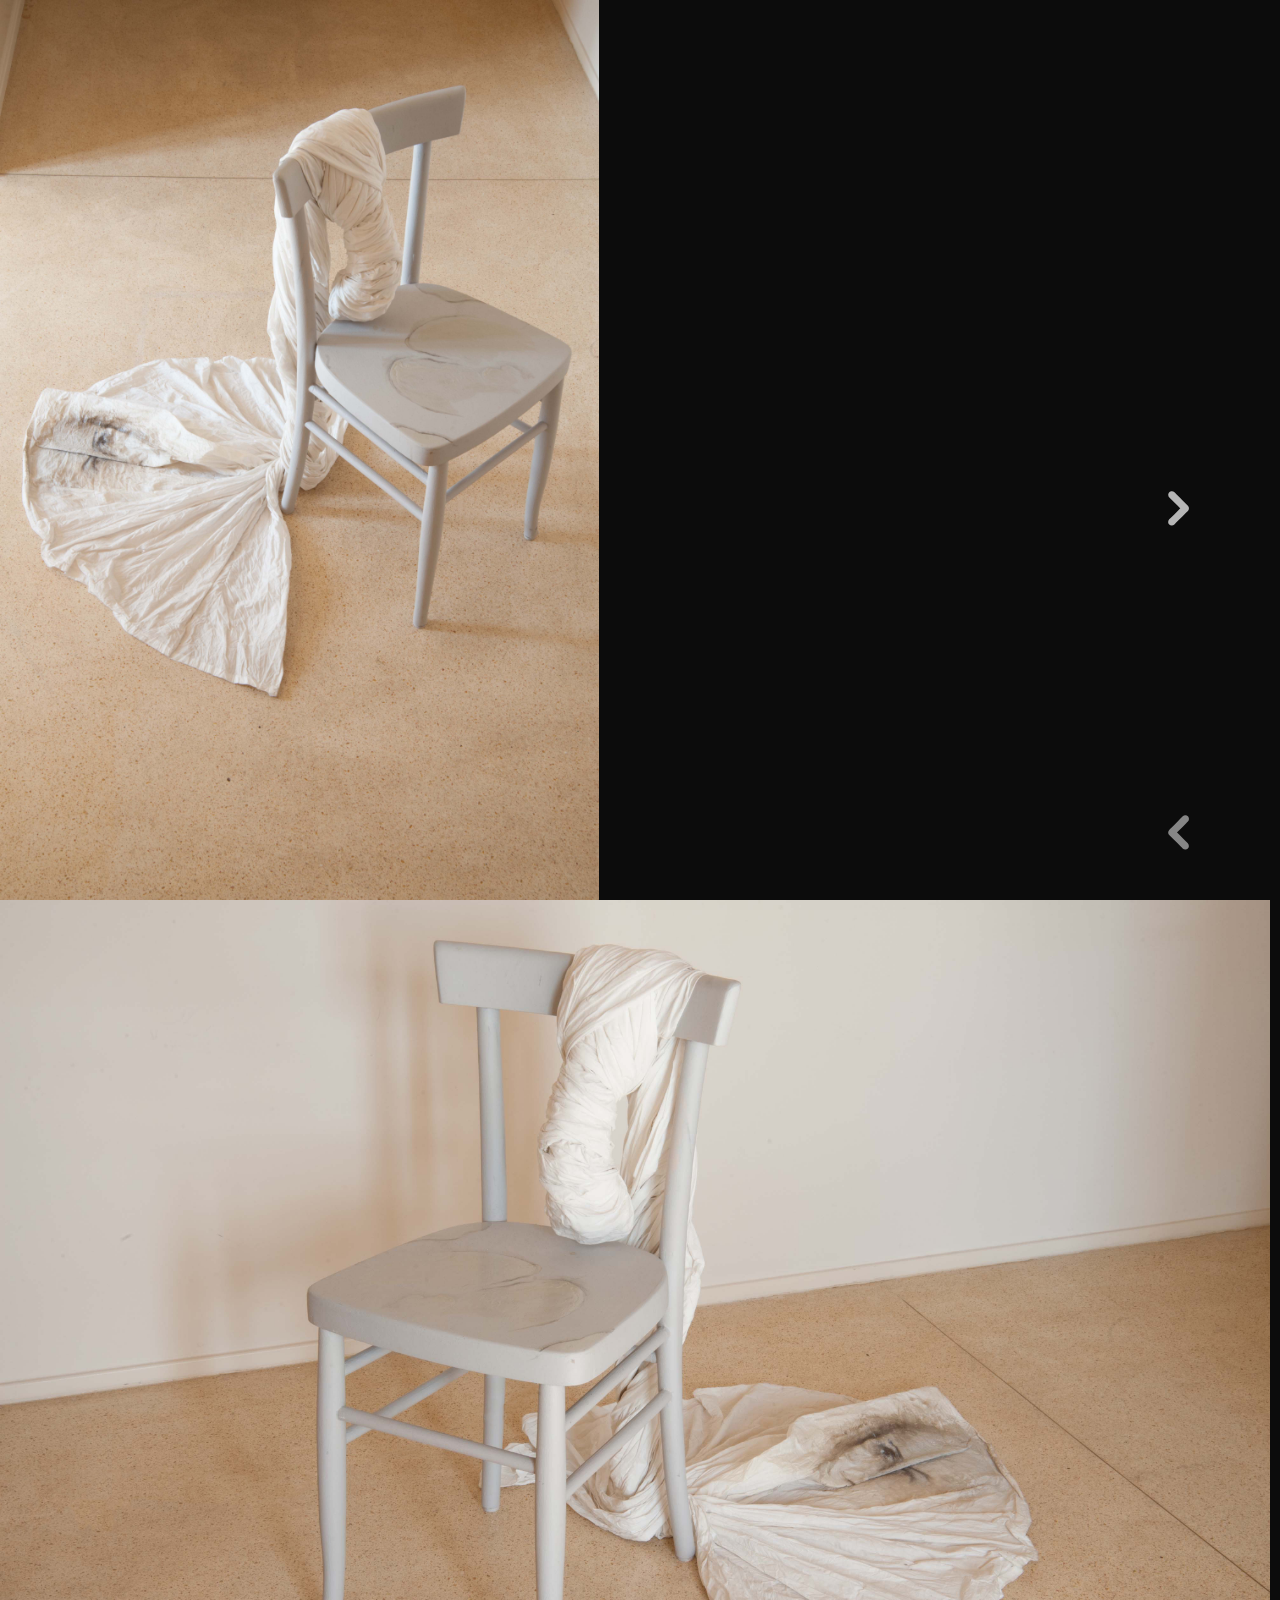
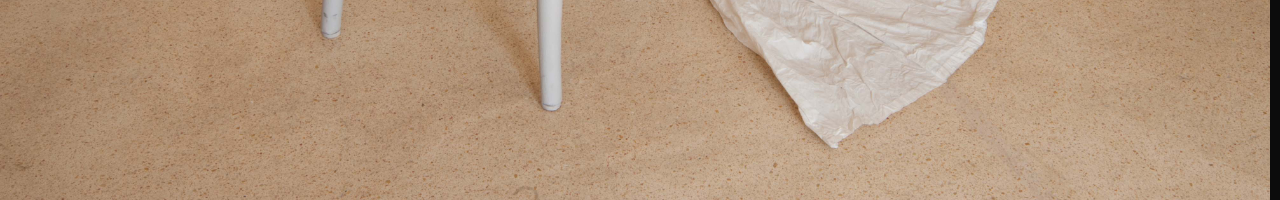
<file: ritrovo.html>
<html>
<head>
<meta name="viewport" content="width=device-width" />

<link href="https://fonts.googleapis.com/css?family=Raleway:300" rel="stylesheet">


  <!-- ---slick--- -->
<link rel="stylesheet" type="text/css" href="carousel.css"/>
<link rel="stylesheet" type="text/css" href="slick/slick.css"/>
  <!-- ---slick--- -->



</head>
<body>

<div class="navbar">

<div class="button_container" id="toggle">
   	<svg version="1.1" id="wormmenu" xmlns="http://www.w3.org/2000/svg" xmlns:xlink="http://www.w3.org/1999/xlink" x="0px" y="0px"
	viewBox="0 0 171.6 171.6" xml:space="preserve">
	<path class="worm" id="worm" d="M134.7,84.2c0,5.4-1.5,9.8-4.6,13.3c-1.9,2.1-4,3.7-6.3,4.6c-2.1,0.9-5.2,1.3-9.3,1.3h-1.9H93.8H75.4
	c0,0,0,0-0.1,0.1H58.5c-7.4,0-11.1,2.9-11.1,8.8c0,5.9,3.7,8.8,11.1,8.8H79c2.9,0,5.2,2.3,5.2,5.2v0c0,2.9-2.3,5.2-5.2,5.2H58.2
	c-3.6,0-6.7-0.4-9.3-1.3c-2.3-0.9-4.4-2.3-6.3-4.5c-3-3.5-4.6-7.9-4.6-13.3c0-5.4,1.5-9.8,4.6-13.3c1.9-2.1,4-3.7,6.3-4.6
	c2.1-0.9,5.2-1.3,9.3-1.3h7.6V93h28h17.9h2.7c7.4,0,11.1-2.9,11.1-8.8c0-5.9-3.7-8.8-11.1-8.8H93.8c-2.9,0-5.2-2.3-5.2-5.2v0
	c0-2.9,2.3-5.2,5.2-5.2h20.8c3.6,0,6.7,0.4,9.3,1.3c2.3,0.9,4.4,2.3,6.3,4.5C133.2,74.4,134.7,78.8,134.7,84.2z M47.7,74.5
	c2.6,0.9,5.7,1.3,9.3,1.3h20.8c2.9,0,5.2-2.3,5.2-5.2v0c0-2.9-2.3-5.2-5.2-5.2H57.2c-7.4,0-11.1-2.9-11.1-8.8
	c0-5.9,3.7-8.8,11.1-8.8h20.5c2.9,0,5.2-2.3,5.2-5.2s-2.3-5.2-5.2-5.2H57c-4.1,0-7.2,0.4-9.3,1.3c-2.3,0.9-4.4,2.4-6.3,4.6
	c-3,3.5-4.6,7.9-4.6,13.3c0,5.4,1.5,9.8,4.6,13.3C43.2,72.2,45.3,73.7,47.7,74.5z"/>
	</svg>
</div>

    </div>

    <div class="overlay" id="overlay">
      <nav class="overlay-menu">
        <ul>
          <li><a href="info.html">about</a></li>
          <li><a href="interiord.html">interior design</a></li>
          <li><a href="events.html">events</a></li>
          <li><a href="feed.html">feed</a></li>
        </ul>
      </nav>
    </div>

<a href="menu.html#8">
	<div class="arrow2">
	<img src="arrow.svg">
	</div>
</a>

<div class="arrowswipe">
<img src="arrow2.svg">
</div>

	<div class="main-carousel">
	<div class="carousel-cell"><img src="img/ri2.jpg"></div>
	<div class="carousel-cell"><img src="img/ri1.jpg"></div>

	</div>


<script
  src="https://code.jquery.com/jquery-3.4.1.min.js"
  integrity="sha256-CSXorXvZcTkaix6Yvo6HppcZGetbYMGWSFlBw8HfCJo="
  crossorigin="anonymous"></script>

  
  <!-- ---slick--- -->
<script type="text/javascript" src="slick/slick.js"></script>
<script src="script.js"></script>
  <!-- ---slick--- -->

<script src="inobounce.js"></script>
<script src="overscroll.js"></script>
</body>
</html>
</file>
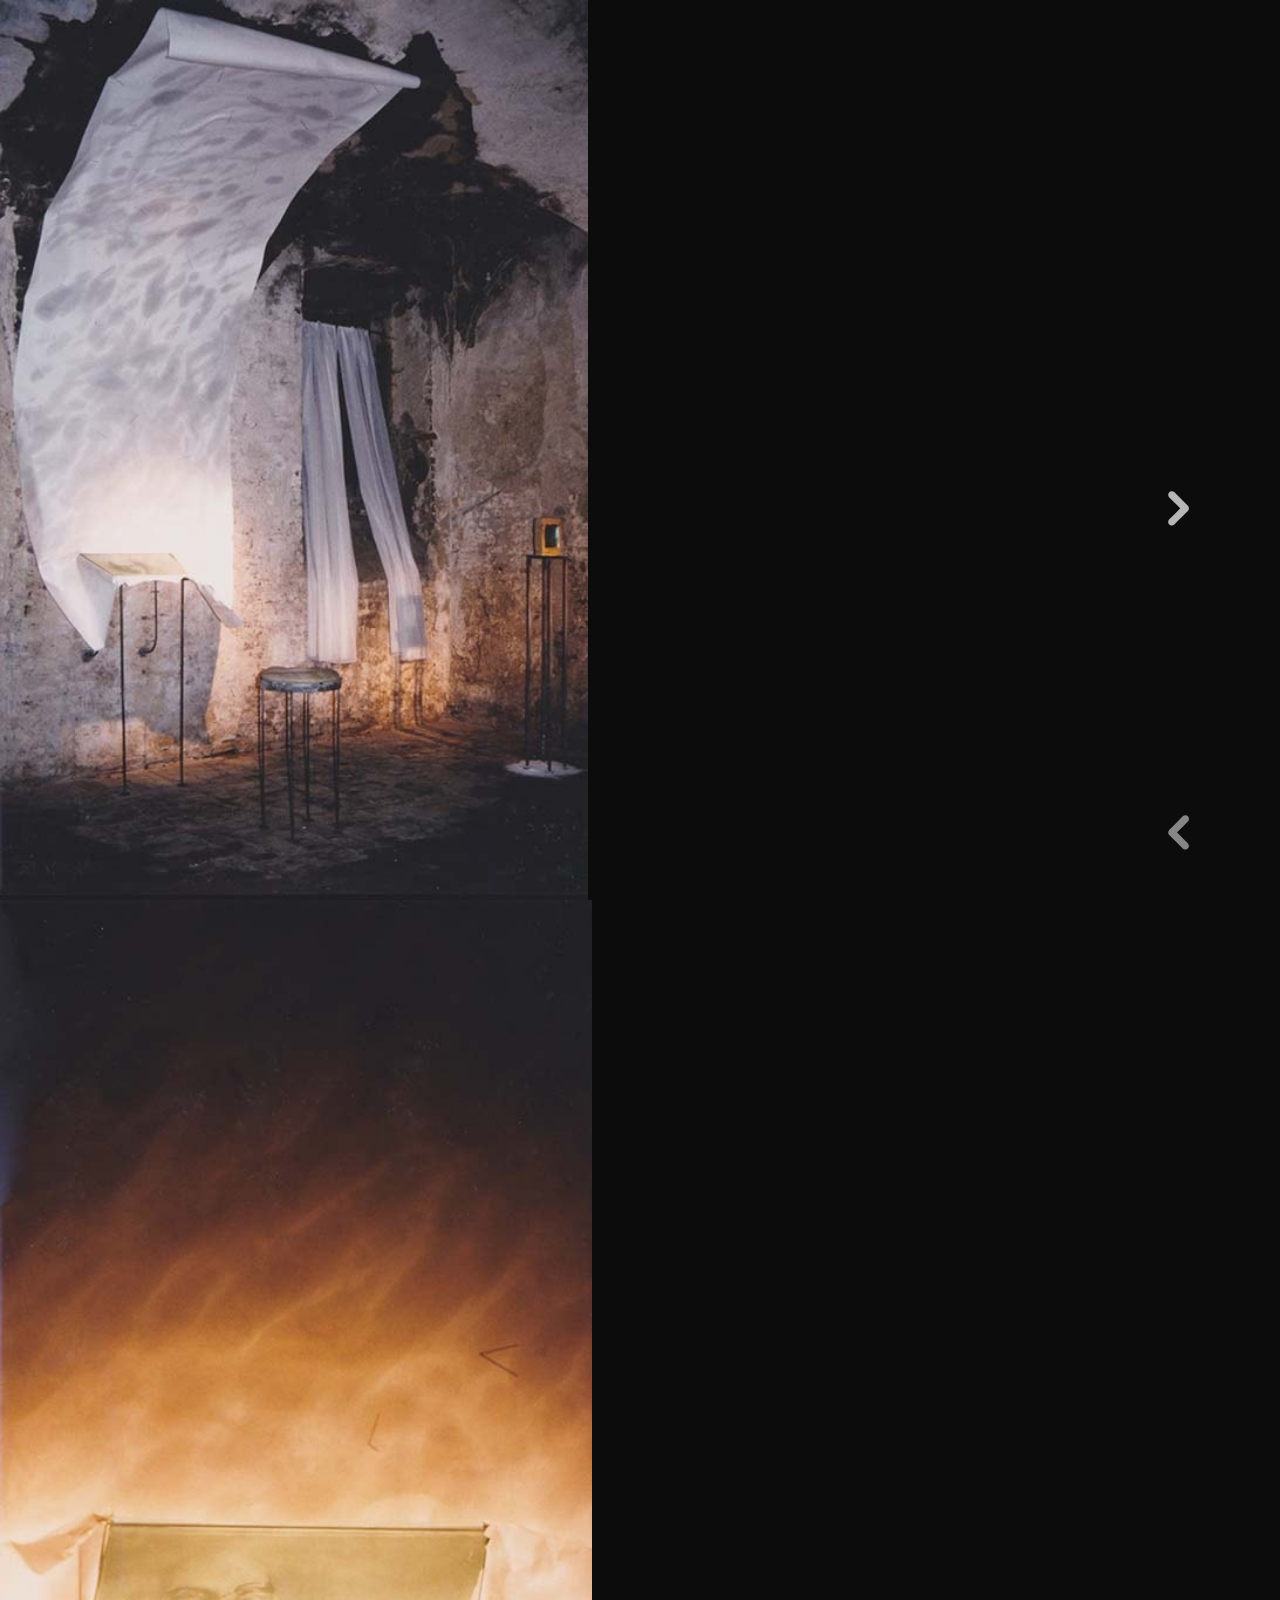
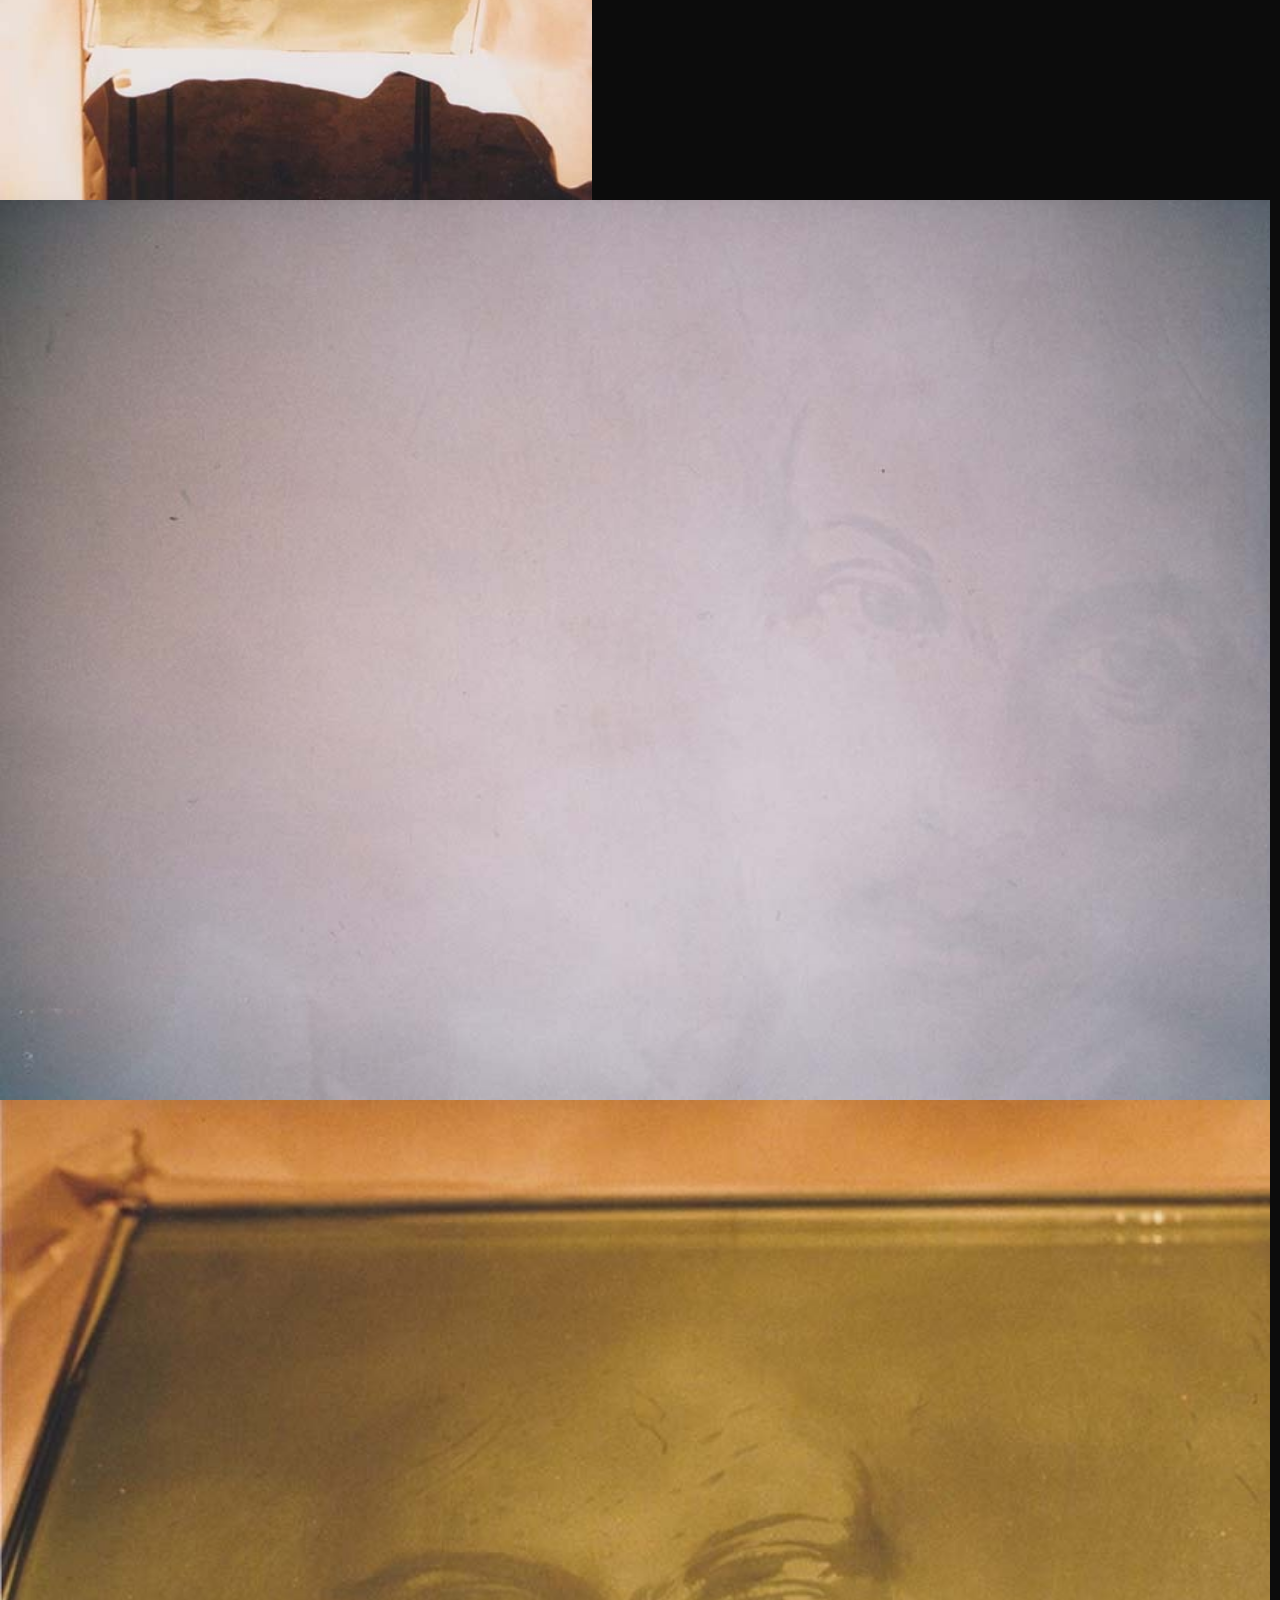
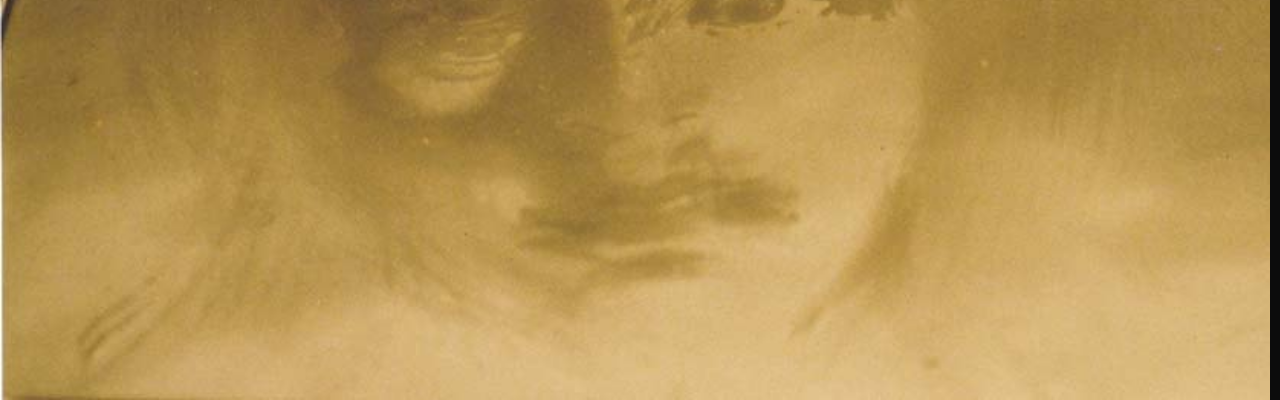
<file: soffer.html>
<html>
<head>
<meta name="viewport" content="width=device-width" />

<link href="https://fonts.googleapis.com/css?family=Raleway:300" rel="stylesheet">


  <!-- ---slick--- -->
<link rel="stylesheet" type="text/css" href="carousel.css"/>
<link rel="stylesheet" type="text/css" href="slick/slick.css"/>
  <!-- ---slick--- -->



</head>
<body>

<div class="navbar">

<div class="button_container" id="toggle">
   	<svg version="1.1" id="wormmenu" xmlns="http://www.w3.org/2000/svg" xmlns:xlink="http://www.w3.org/1999/xlink" x="0px" y="0px"
	viewBox="0 0 171.6 171.6" xml:space="preserve">
	<path class="worm" id="worm" d="M134.7,84.2c0,5.4-1.5,9.8-4.6,13.3c-1.9,2.1-4,3.7-6.3,4.6c-2.1,0.9-5.2,1.3-9.3,1.3h-1.9H93.8H75.4
	c0,0,0,0-0.1,0.1H58.5c-7.4,0-11.1,2.9-11.1,8.8c0,5.9,3.7,8.8,11.1,8.8H79c2.9,0,5.2,2.3,5.2,5.2v0c0,2.9-2.3,5.2-5.2,5.2H58.2
	c-3.6,0-6.7-0.4-9.3-1.3c-2.3-0.9-4.4-2.3-6.3-4.5c-3-3.5-4.6-7.9-4.6-13.3c0-5.4,1.5-9.8,4.6-13.3c1.9-2.1,4-3.7,6.3-4.6
	c2.1-0.9,5.2-1.3,9.3-1.3h7.6V93h28h17.9h2.7c7.4,0,11.1-2.9,11.1-8.8c0-5.9-3.7-8.8-11.1-8.8H93.8c-2.9,0-5.2-2.3-5.2-5.2v0
	c0-2.9,2.3-5.2,5.2-5.2h20.8c3.6,0,6.7,0.4,9.3,1.3c2.3,0.9,4.4,2.3,6.3,4.5C133.2,74.4,134.7,78.8,134.7,84.2z M47.7,74.5
	c2.6,0.9,5.7,1.3,9.3,1.3h20.8c2.9,0,5.2-2.3,5.2-5.2v0c0-2.9-2.3-5.2-5.2-5.2H57.2c-7.4,0-11.1-2.9-11.1-8.8
	c0-5.9,3.7-8.8,11.1-8.8h20.5c2.9,0,5.2-2.3,5.2-5.2s-2.3-5.2-5.2-5.2H57c-4.1,0-7.2,0.4-9.3,1.3c-2.3,0.9-4.4,2.4-6.3,4.6
	c-3,3.5-4.6,7.9-4.6,13.3c0,5.4,1.5,9.8,4.6,13.3C43.2,72.2,45.3,73.7,47.7,74.5z"/>
	</svg>
</div>

    </div>

    <div class="overlay" id="overlay">
      <nav class="overlay-menu">
        <ul>
          <li><a href="info.html">about</a></li>
          <li><a href="interiord.html">interior design</a></li>
          <li><a href="events.html">events</a></li>
          <li><a href="feed.html">feed</a></li>
        </ul>
      </nav>
    </div>

<a href="menu.html#4">
	<div class="arrow2">
	<img src="arrow.svg">
	</div>
</a>

<div class="arrowswipe">
<img src="arrow2.svg">
</div>

	<div class="main-carousel">
	<div class="carousel-cell"><img src="img/s1.jpg"></div>
	<div class="carousel-cell"><img src="img/s2.jpg"></div>
	<div class="carousel-cell"><img src="img/s3.jpg"></div>
	<div class="carousel-cell"><img src="img/s4.jpg"></div>

	</div>


<script
  src="https://code.jquery.com/jquery-3.4.1.min.js"
  integrity="sha256-CSXorXvZcTkaix6Yvo6HppcZGetbYMGWSFlBw8HfCJo="
  crossorigin="anonymous"></script>

  
  <!-- ---slick--- -->
<script type="text/javascript" src="slick/slick.js"></script>
<script src="script.js"></script>
  <!-- ---slick--- -->

<script src="inobounce.js"></script>
<script src="overscroll.js"></script>
</body>
</html>
</file>
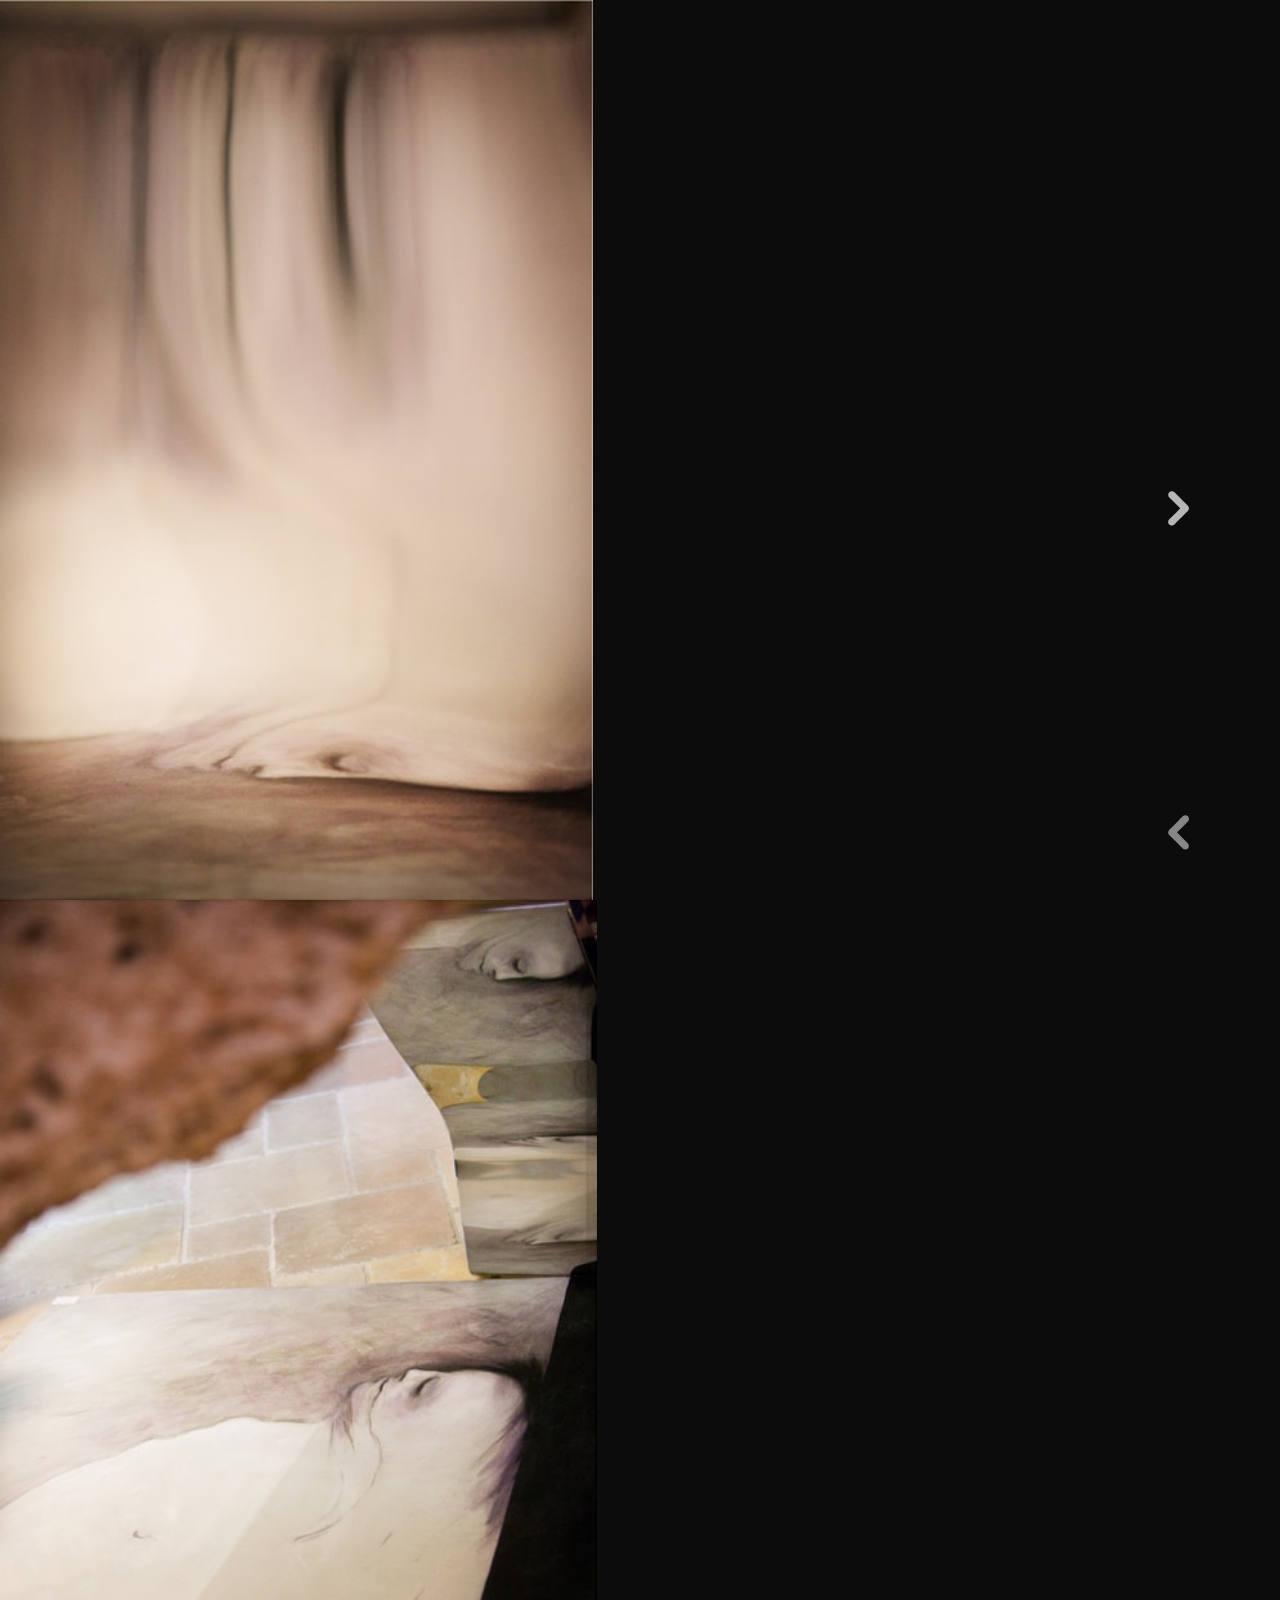
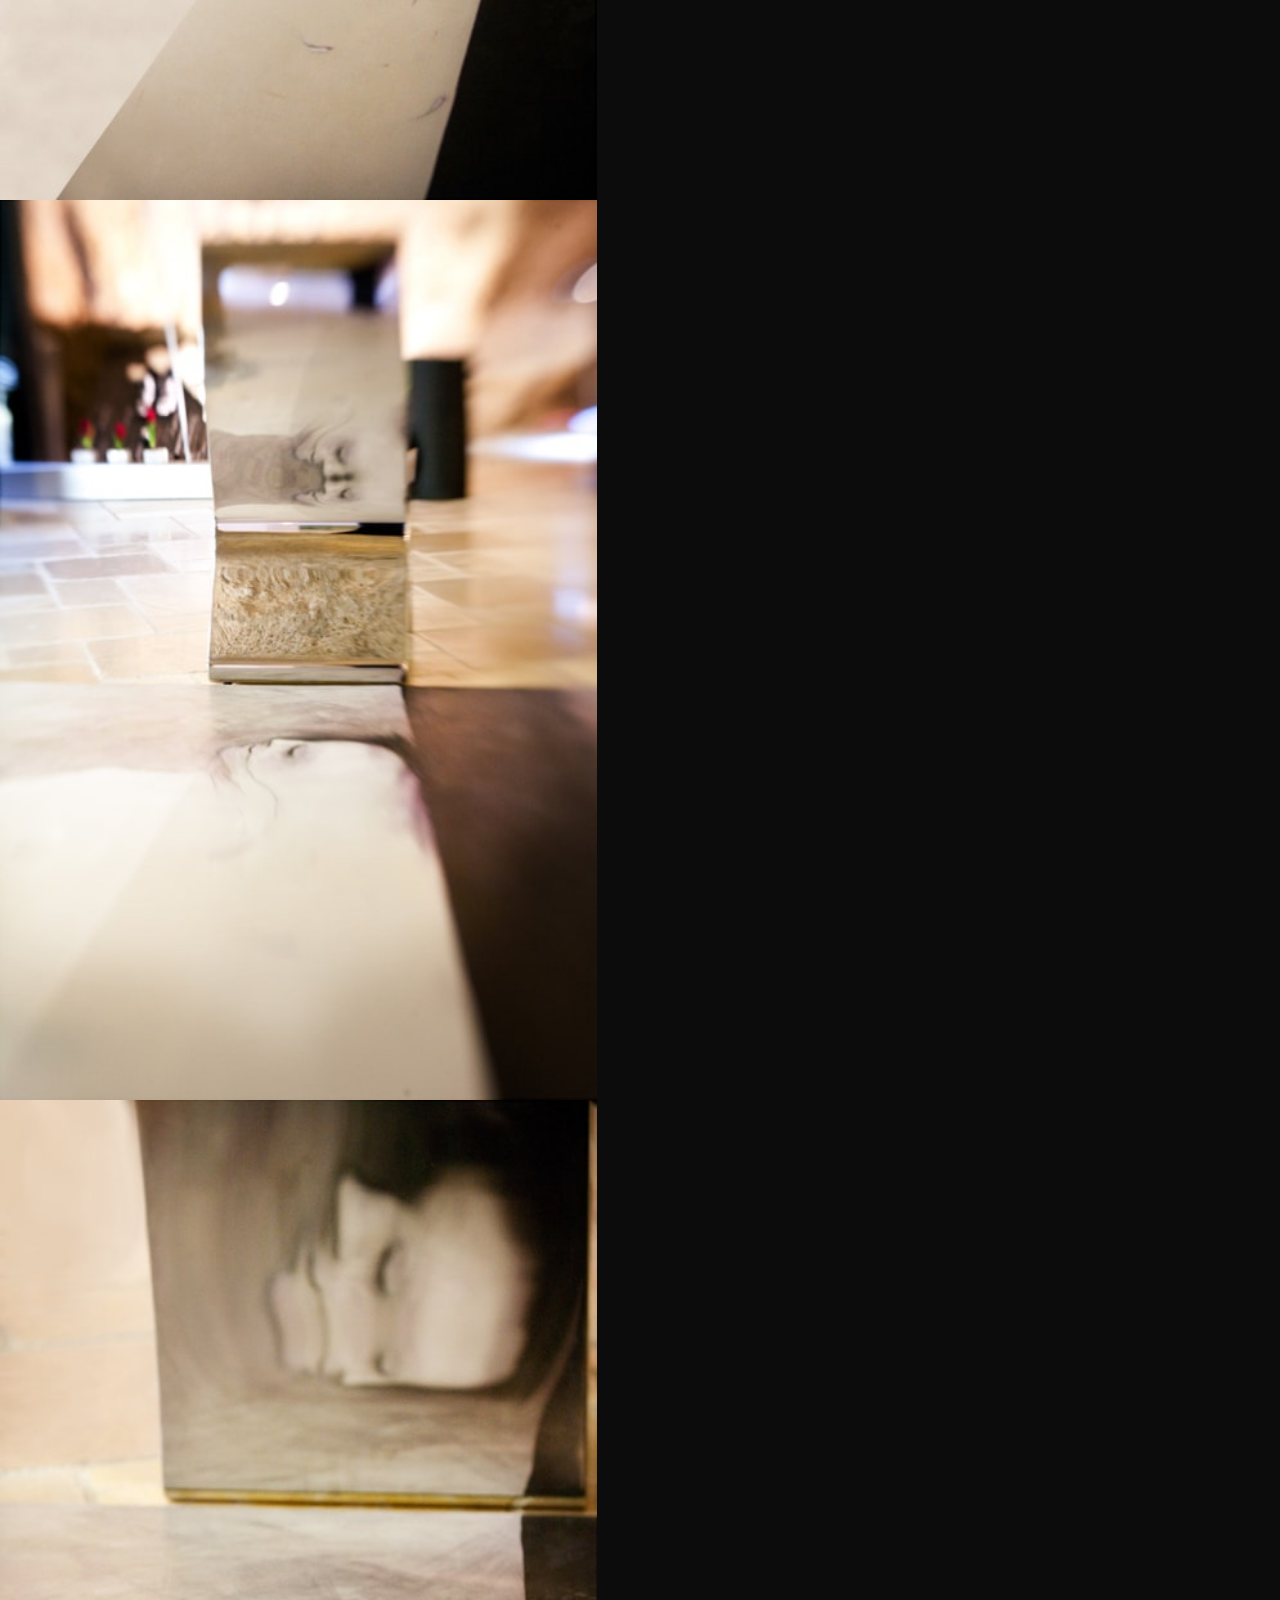
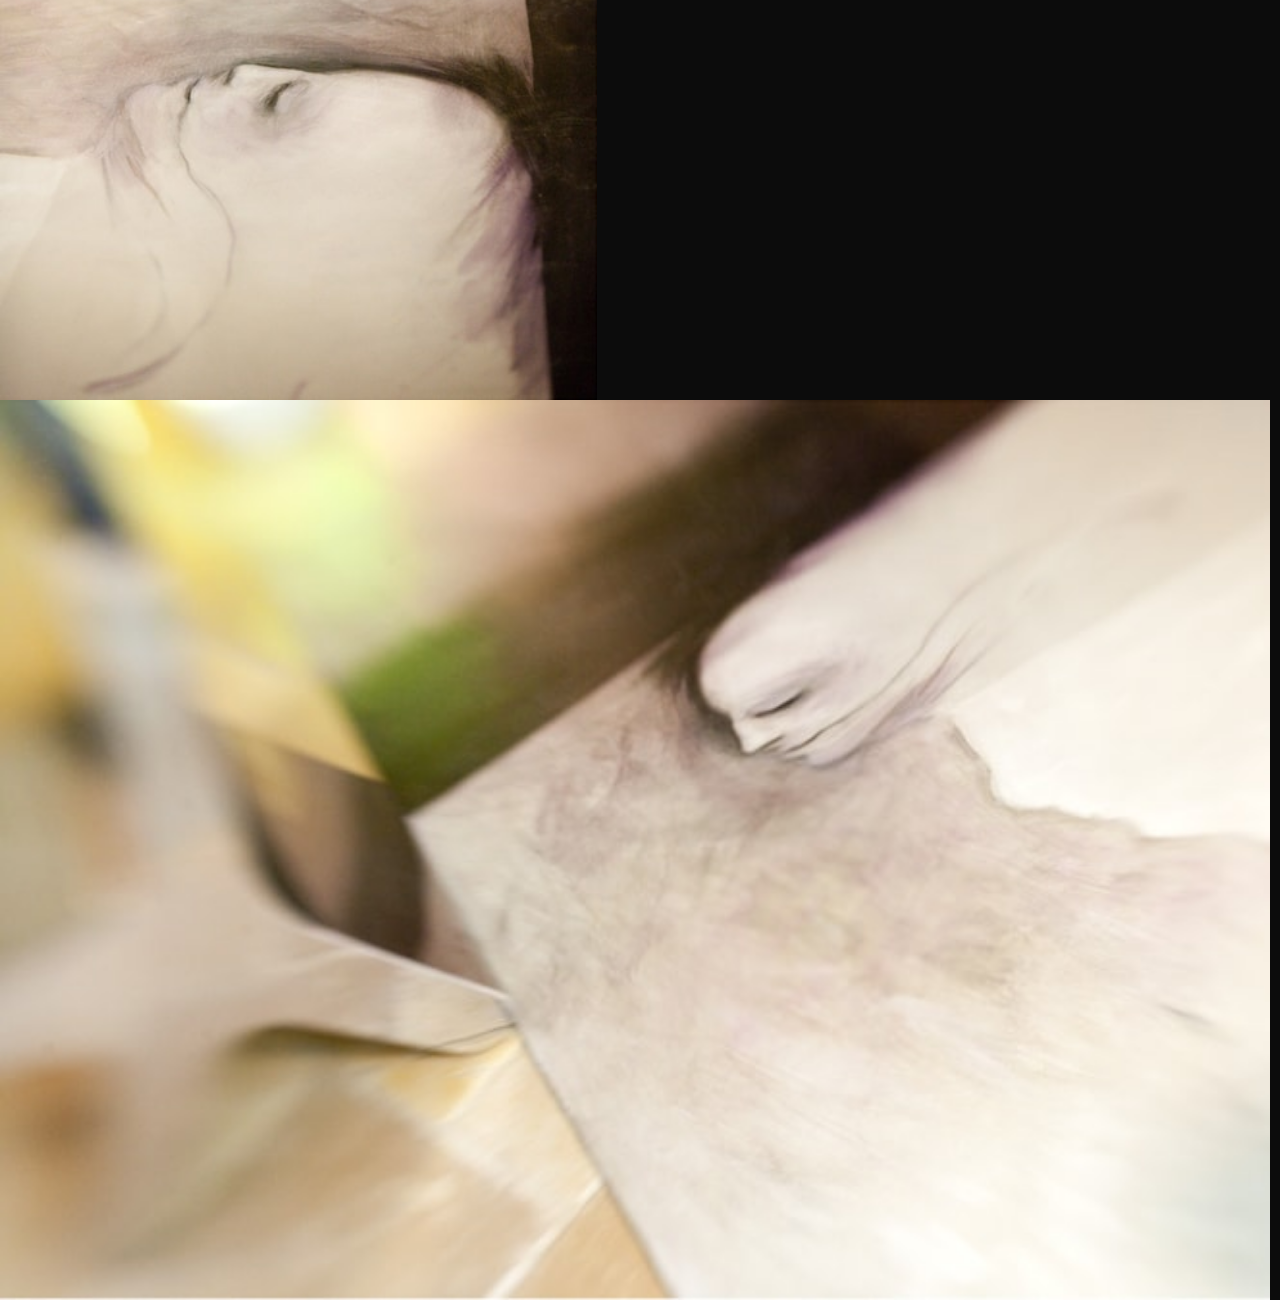
<file: sotto.html>
<html>
<head>
<meta name="viewport" content="width=device-width" />

<link href="https://fonts.googleapis.com/css?family=Raleway:300" rel="stylesheet">


  <!-- ---slick--- -->
<link rel="stylesheet" type="text/css" href="carousel.css"/>
<link rel="stylesheet" type="text/css" href="slick/slick.css"/>
  <!-- ---slick--- -->



</head>
<body>

<div class="navbar">

<div class="button_container" id="toggle">
   	<svg version="1.1" id="wormmenu" xmlns="http://www.w3.org/2000/svg" xmlns:xlink="http://www.w3.org/1999/xlink" x="0px" y="0px"
	viewBox="0 0 171.6 171.6" xml:space="preserve">
	<path class="worm" id="worm" d="M134.7,84.2c0,5.4-1.5,9.8-4.6,13.3c-1.9,2.1-4,3.7-6.3,4.6c-2.1,0.9-5.2,1.3-9.3,1.3h-1.9H93.8H75.4
	c0,0,0,0-0.1,0.1H58.5c-7.4,0-11.1,2.9-11.1,8.8c0,5.9,3.7,8.8,11.1,8.8H79c2.9,0,5.2,2.3,5.2,5.2v0c0,2.9-2.3,5.2-5.2,5.2H58.2
	c-3.6,0-6.7-0.4-9.3-1.3c-2.3-0.9-4.4-2.3-6.3-4.5c-3-3.5-4.6-7.9-4.6-13.3c0-5.4,1.5-9.8,4.6-13.3c1.9-2.1,4-3.7,6.3-4.6
	c2.1-0.9,5.2-1.3,9.3-1.3h7.6V93h28h17.9h2.7c7.4,0,11.1-2.9,11.1-8.8c0-5.9-3.7-8.8-11.1-8.8H93.8c-2.9,0-5.2-2.3-5.2-5.2v0
	c0-2.9,2.3-5.2,5.2-5.2h20.8c3.6,0,6.7,0.4,9.3,1.3c2.3,0.9,4.4,2.3,6.3,4.5C133.2,74.4,134.7,78.8,134.7,84.2z M47.7,74.5
	c2.6,0.9,5.7,1.3,9.3,1.3h20.8c2.9,0,5.2-2.3,5.2-5.2v0c0-2.9-2.3-5.2-5.2-5.2H57.2c-7.4,0-11.1-2.9-11.1-8.8
	c0-5.9,3.7-8.8,11.1-8.8h20.5c2.9,0,5.2-2.3,5.2-5.2s-2.3-5.2-5.2-5.2H57c-4.1,0-7.2,0.4-9.3,1.3c-2.3,0.9-4.4,2.4-6.3,4.6
	c-3,3.5-4.6,7.9-4.6,13.3c0,5.4,1.5,9.8,4.6,13.3C43.2,72.2,45.3,73.7,47.7,74.5z"/>
	</svg>
</div>

    </div>

    <div class="overlay" id="overlay">
      <nav class="overlay-menu">
        <ul>
          <li><a href="info.html">about</a></li>
          <li><a href="interiord.html">interior design</a></li>
          <li><a href="events.html">events</a></li>
          <li><a href="feed.html">feed</a></li>
        </ul>
      </nav>
    </div>

<a href="menu.html#5">
	<div class="arrow2">
	<img src="arrow.svg">
	</div>
</a>

<div class="arrowswipe">
<img src="arrow2.svg">
</div>

	<div class="main-carousel">
	<div class="carousel-cell"><img src="img/so1.jpg"></div>
	<div class="carousel-cell"><img src="img/so2.jpg"></div>
	<div class="carousel-cell"><img src="img/so3.jpg"></div>
	<div class="carousel-cell"><img src="img/so4.jpg"></div>
	<div class="carousel-cell"><img src="img/so5.jpg"></div>

	</div>


<script
  src="https://code.jquery.com/jquery-3.4.1.min.js"
  integrity="sha256-CSXorXvZcTkaix6Yvo6HppcZGetbYMGWSFlBw8HfCJo="
  crossorigin="anonymous"></script>

  
  <!-- ---slick--- -->
<script type="text/javascript" src="slick/slick.js"></script>
<script src="script.js"></script>
  <!-- ---slick--- -->

<script src="inobounce.js"></script>
<script src="overscroll.js"></script>
</body>
</html>
</file>
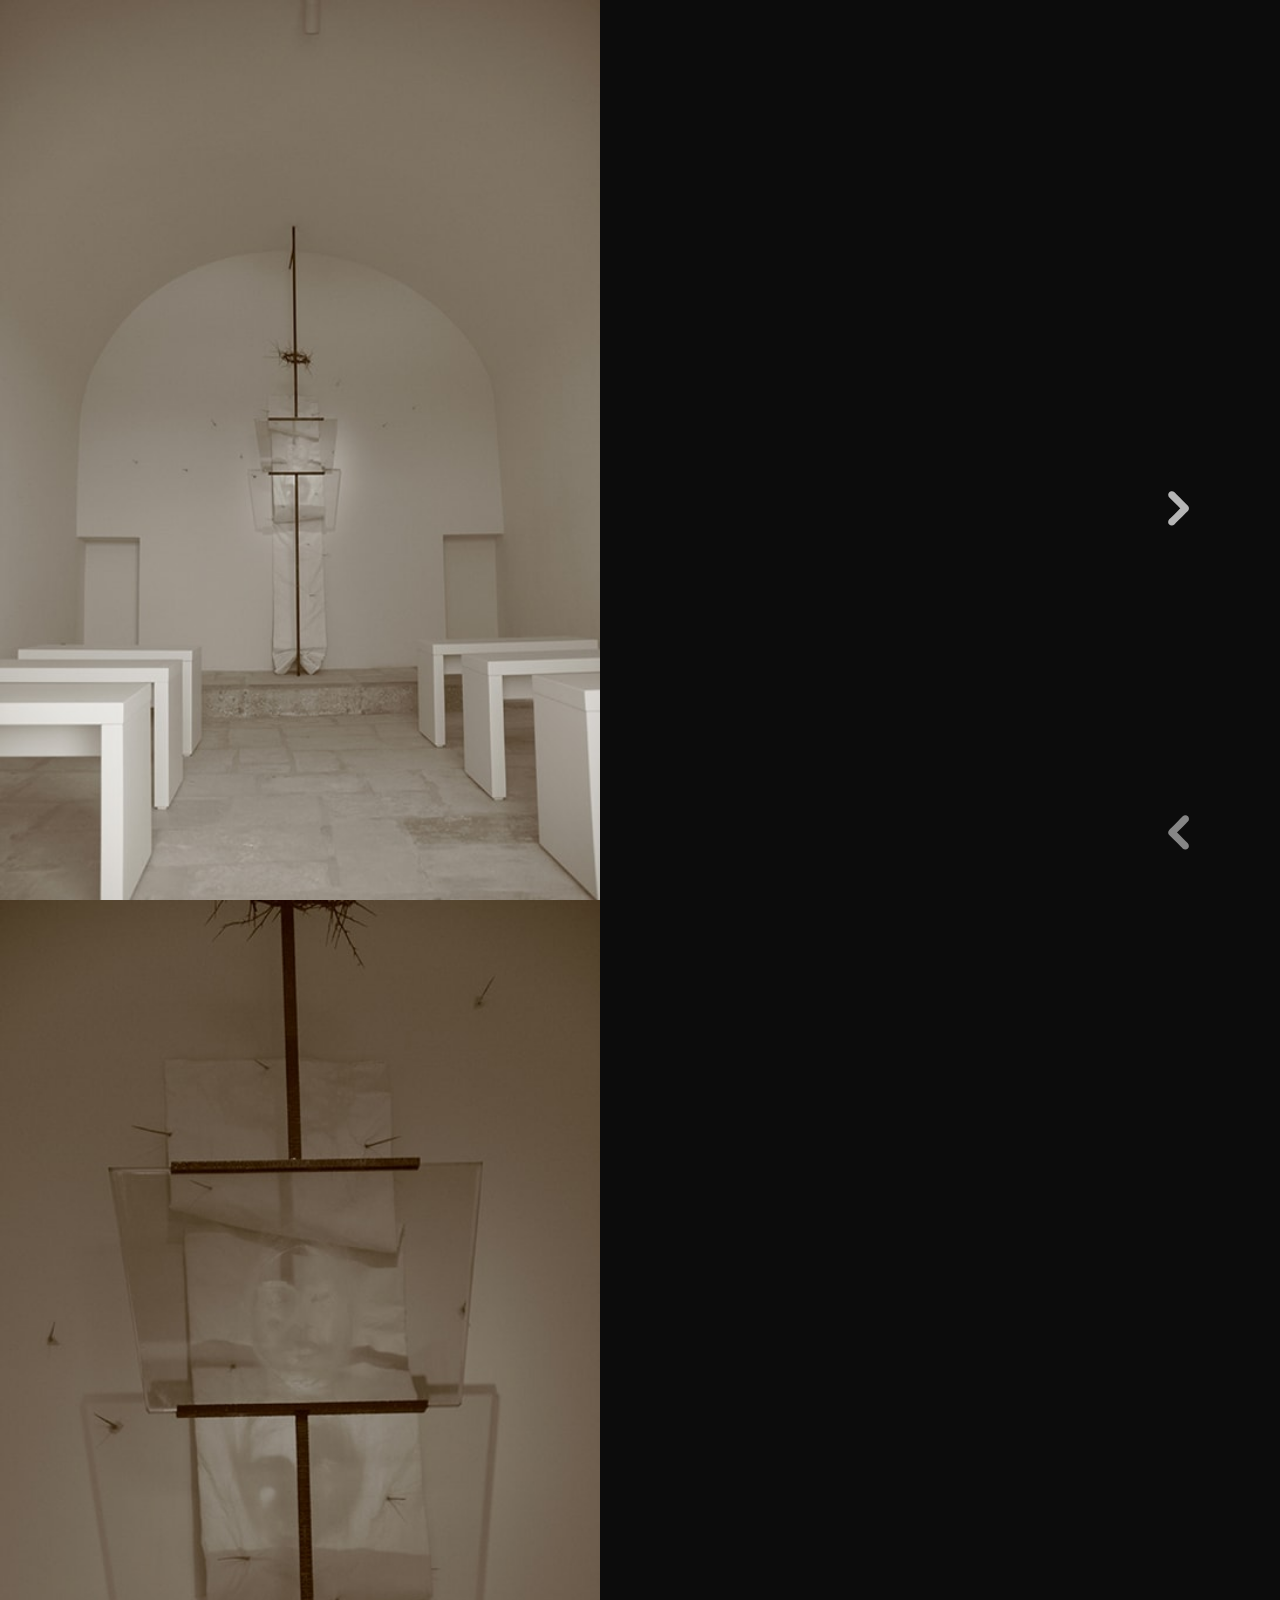
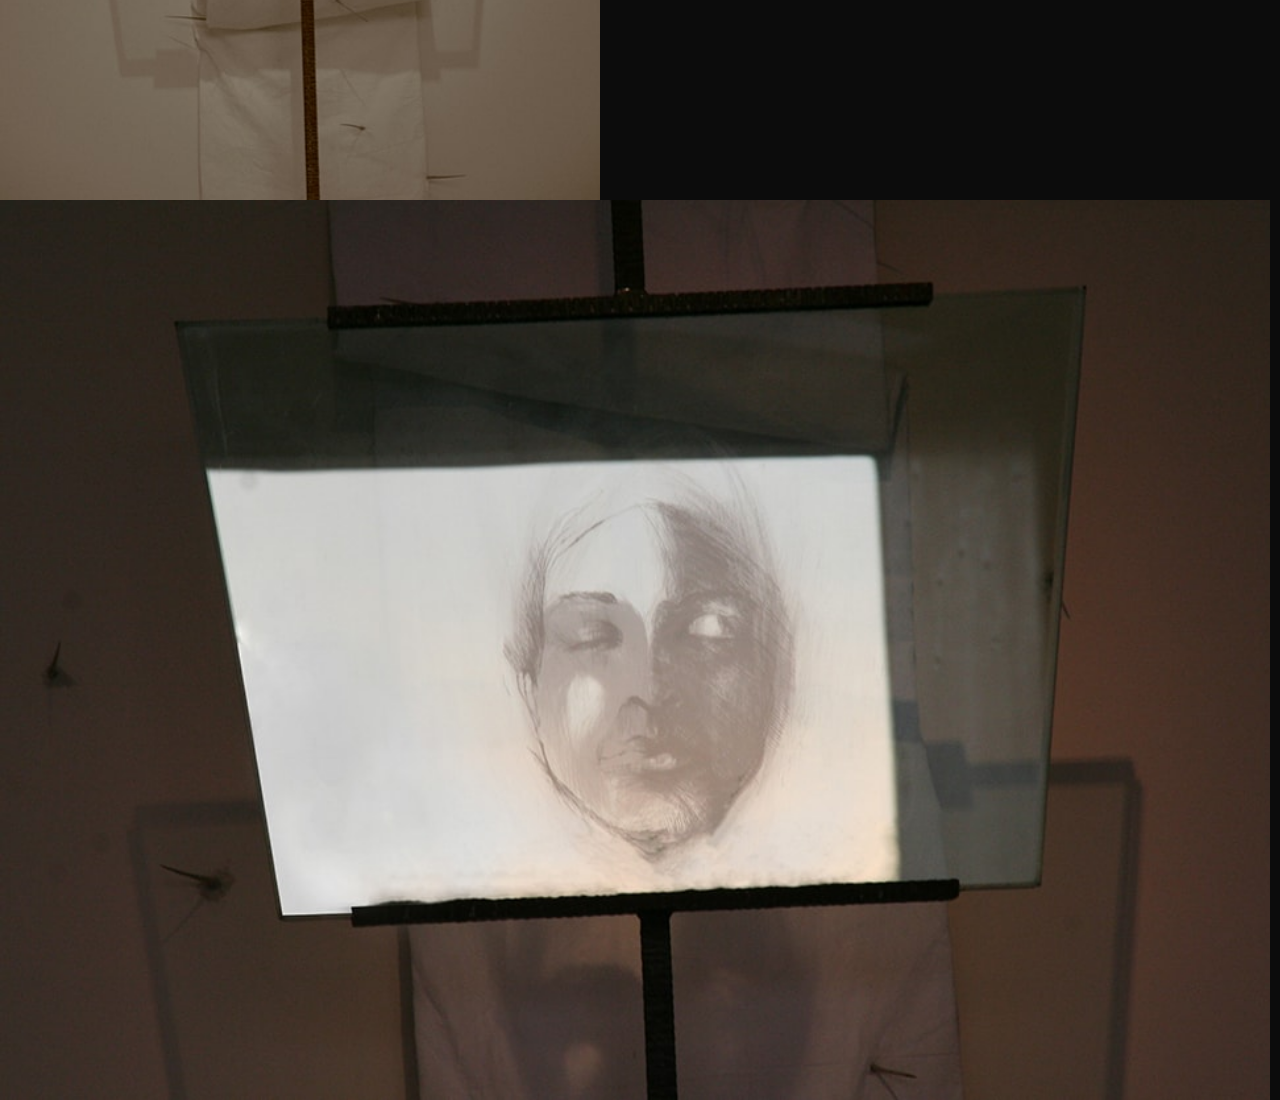
<file: spina.html>
<html>
<head>
<meta name="viewport" content="width=device-width" />

<link href="https://fonts.googleapis.com/css?family=Raleway:300" rel="stylesheet">


  <!-- ---slick--- -->
<link rel="stylesheet" type="text/css" href="carousel.css"/>
<link rel="stylesheet" type="text/css" href="slick/slick.css"/>
  <!-- ---slick--- -->



</head>
<body>

<div class="navbar">

<div class="button_container" id="toggle">
   	<svg version="1.1" id="wormmenu" xmlns="http://www.w3.org/2000/svg" xmlns:xlink="http://www.w3.org/1999/xlink" x="0px" y="0px"
	viewBox="0 0 171.6 171.6" xml:space="preserve">
	<path class="worm" id="worm" d="M134.7,84.2c0,5.4-1.5,9.8-4.6,13.3c-1.9,2.1-4,3.7-6.3,4.6c-2.1,0.9-5.2,1.3-9.3,1.3h-1.9H93.8H75.4
	c0,0,0,0-0.1,0.1H58.5c-7.4,0-11.1,2.9-11.1,8.8c0,5.9,3.7,8.8,11.1,8.8H79c2.9,0,5.2,2.3,5.2,5.2v0c0,2.9-2.3,5.2-5.2,5.2H58.2
	c-3.6,0-6.7-0.4-9.3-1.3c-2.3-0.9-4.4-2.3-6.3-4.5c-3-3.5-4.6-7.9-4.6-13.3c0-5.4,1.5-9.8,4.6-13.3c1.9-2.1,4-3.7,6.3-4.6
	c2.1-0.9,5.2-1.3,9.3-1.3h7.6V93h28h17.9h2.7c7.4,0,11.1-2.9,11.1-8.8c0-5.9-3.7-8.8-11.1-8.8H93.8c-2.9,0-5.2-2.3-5.2-5.2v0
	c0-2.9,2.3-5.2,5.2-5.2h20.8c3.6,0,6.7,0.4,9.3,1.3c2.3,0.9,4.4,2.3,6.3,4.5C133.2,74.4,134.7,78.8,134.7,84.2z M47.7,74.5
	c2.6,0.9,5.7,1.3,9.3,1.3h20.8c2.9,0,5.2-2.3,5.2-5.2v0c0-2.9-2.3-5.2-5.2-5.2H57.2c-7.4,0-11.1-2.9-11.1-8.8
	c0-5.9,3.7-8.8,11.1-8.8h20.5c2.9,0,5.2-2.3,5.2-5.2s-2.3-5.2-5.2-5.2H57c-4.1,0-7.2,0.4-9.3,1.3c-2.3,0.9-4.4,2.4-6.3,4.6
	c-3,3.5-4.6,7.9-4.6,13.3c0,5.4,1.5,9.8,4.6,13.3C43.2,72.2,45.3,73.7,47.7,74.5z"/>
	</svg>
</div>

    </div>

    <div class="overlay" id="overlay">
      <nav class="overlay-menu">
        <ul>
          <li><a href="info.html">about</a></li>
          <li><a href="interiord.html">interior design</a></li>
          <li><a href="events.html">events</a></li>
          <li><a href="feed.html">feed</a></li>
        </ul>
      </nav>
    </div>

<a href="menu.html#7">
	<div class="arrow2">
	<img src="arrow.svg">
	</div>
</a>

<div class="arrowswipe">
<img src="arrow2.svg">
</div>

	<div class="main-carousel">
	<div class="carousel-cell"><img src="img/sp1.jpg"></div>
	<div class="carousel-cell"><img src="img/sp2.jpg"></div>
	<div class="carousel-cell"><img src="img/sp3.jpg"></div>

	</div>


<script
  src="https://code.jquery.com/jquery-3.4.1.min.js"
  integrity="sha256-CSXorXvZcTkaix6Yvo6HppcZGetbYMGWSFlBw8HfCJo="
  crossorigin="anonymous"></script>

  
  <!-- ---slick--- -->
<script type="text/javascript" src="slick/slick.js"></script>
<script src="script.js"></script>
  <!-- ---slick--- -->

<script src="inobounce.js"></script>
<script src="overscroll.js"></script>
</body>
</html>
</file>
<file: style.css>
html {
  overflow: hidden;
  font-family: sans-serif;
  -ms-text-size-adjust: 100%;
  -webkit-text-size-adjust: 100%;
}

.circlecont{
  width: 100%;
  height:100%;
  background-color: #141414;
  display: flex;
  align-items: center;
  justify-content: center;
}

.centercircle img{
  width: 400px;
  height: auto;
}

.enc{
  height: 100%;
  width: 100%;
  -webkit-clip-path: circle(120px);
  clip-path: circle(120px);
  color:green;
}

body{
  opacity: 1;
  animation: fadeIn 5s ease;
}

@keyframes fadeIn{
  0%{
    opacity: 0;
  }
  100%{
    opacity: 1;
  }
}

.bttn{
  height: 53px;
  width:107px;
  border-radius: 10px;
  border-color: #C176CB;
  /* border-width: 1px;*/
  background-color: black;
  display: flex;
  align-items: center;
  justify-content: center;
  /*border-style: solid;*/

}

.por{
  display: flex;
  align-items: center;
  justify-content: center;
  height: 55px;
  z-index: 5;
  width: 100%;
  opacity: 0;
  animation-name: texta;
  animation-duration: 1s;
  animation-delay: 0s;
  animation-fill-mode: forwards;
  bottom: 105px;
  position: absolute;
  margin-left: auto;
  margin-right: auto;
  text-decoration: none;
}

.por a{
  text-decoration: none;
}

.por p {
	color: white;
}

p{
  color: white;
  background-color: black;
  padding: 17px;
  border-radius: 10px;
  font-size: 2em;
  font-family: 'Roboto', sans-serif;
  font-weight: 500;
  text-decoration: none;
}

@keyframes texta{
    from {
      opacity: 0;
      -ms-transform: translate(0px,80px); /* IE 9 */
    -webkit-transform: translate(0px,80px); /* Safari */
    transform: translate(0px,80px);
    }
    to {
      opacity: 1;
    }
}


.bttn1{
  height: 55px;
  width:107px;
  border-radius: 10px;
  background-color: black;
  display: flex;
  align-items: center;
  justify-content: center;
}

.por1{
  display: flex;
  align-items: center;
  justify-content: center;
  height: 55px;
  width: 100%;
  opacity: 0;
  animation-name: textav;
  animation-duration: 0s;
  animation-delay: 0s;
  animation-fill-mode: forwards;
  bottom: 130px;
  position: absolute;
  margin-left: auto;
  margin-right: auto;
  text-decoration: none;
}

.bttn2{
  height: 55px;
  width:107px;
  border-radius: 10px;
  background-color: black;
  display: flex;
  align-items: center;
  justify-content: center;
}

.por2{
  display: flex;
  align-items: center;
  justify-content: center;
  height: 55px;
  width: 100%;
  opacity: 0;
  animation-name: textav;
  animation-duration: 3s;
  animation-delay: 8s;
  animation-fill-mode: forwards;
  bottom: 130px;
  position: absolute;
  margin-left: auto;
  margin-right: auto;
  text-decoration: none;
}

.bttn3{
  height: 55px;
  width:107px;
  border-radius: 10px;
  background-color: black;
  display: flex;
  align-items: center;
  justify-content: center;
}

.por3{
  display: flex;
  align-items: center;
  justify-content: center;
  height: 55px;
  width: 100%;
  opacity: 0;
  animation-name: textav;
  animation-duration: 3s;
  animation-delay: 11s;
  animation-fill-mode: forwards;
  bottom: 130px;
  position: absolute;
  margin-left: auto;
  margin-right: auto;
  text-decoration: none;
}


@keyframes textav{
    0% {
      opacity: 0;
      -ms-transform: translate(0px,80px); /* IE 9 */
    -webkit-transform: translate(0px,80px); /* Safari */
    transform: translate(0px,80px);
    }

    50%{
      opacity: 1;
    }

    100% {
      opacity: 0;
    }
}

html, body {
  height: 100%;
  width: 100%;
  font-size: 95%;
  margin: 0;
}

body {
  background-color: #141414;
  padding: 0;
  margin: 0;
  font-weight: normal;
  font-style: normal;
  line-height: 140%;
  cursor: default;
}

a:hover {
  cursor: pointer;
}

.row {
  display: flex;
  align-items: center;
  justify-content: center;
  height: 100%;
  margin-left: auto;
  margin-right: auto;
  margin-top: 0;
  margin-bottom: 0;
  max-width: 62.5rem;
}

.splash .try {
  clear: both;
  display: flex;
  align-items: center;
  justify-content: center;
  padding: 10px 0;
  user-select: none;
  width: 100%;
  height: 100%
}

.anim{
  pointer-events: none;
  z-index: 99;
  width: 250px;
  height: 250px;
  position:absolute;
  left:0; right:0;
  top:0; bottom:0;
  margin:auto;
  border-radius: 50%;
  background-image: url("gif.gif");
  background-repeat: no-repeat;
  background-size: 350px 350px;
  background-position: center;
  opacity: 0.5;
  animation-name: ltor;
  animation-duration: 0s;
}

@keyframes ltor {
    from {
    -ms-transform: translate(300px,0px);
    -webkit-transform: translate(300px,0px);
    transform: translate(300px,0px);
    }

    to {
    -ms-transform: translate(0px,0px);
    -webkit-transform: translate(0px,0px);
    transform: translate(0px,0px);
    }
}

@keyframes rtol {
    0% {
    -ms-transform: translate(-300px, -25px);
    -webkit-transform: translate(-300px, -25px);
    transform: translate(-300px, -25px);
    -moz-transform:translate(-300px, -25px);
    -o-transform:translate(-300px, -25px);
    }

    100% {
    -ms-transform: translate(-25px, -25px);
    -webkit-transform: translate(-25px, -25px);
    transform: translate(-25px, -25px);
    -moz-transform:translate(-25px, -25px);
    -o-transform:translate(-25px, -25px);
    }
}

.splash .try #hitarea.animate {
  transition: 0.5s;
}
</file>
<file: carousel.css>
:focus { outline: none; }
* { box-sizing: border-box; }


.arrow2{
  width: 50px;
  height:50px;
  bottom:4%;
  right: 6%;
  position: fixed;
  cursor: pointer;
  z-index: 2;
  transition: 1s;
}



.arrow2 img{
  width: 51px;
  height: auto;
  opacity: 0.5;
   transition: 1s;
}

.arrow2 img:hover{
  opacity: 1;
}

.arrowswipe{
  width: 50px;
  height:50px;
  bottom:40%;
  right: 6%;
  opacity: 0;
  position: fixed;
  cursor: pointer;
  z-index: 2;
  opacity: 0.7;
  animation-name: textav;
  animation-duration: 3s;
  animation-fill-mode: forwards;
}

.arrowswipe img{
  width: 51px;
  height: auto;
}


@keyframes textav{
    0% {
      opacity: 0;
      -ms-transform: translate(-100px,0px); /* IE 9 */
    -webkit-transform: translate(-100px,0px); /* Safari */
    transform: translate(-100px,0px);
    }

    50%{
      opacity: 1;
    }

    100% {
      opacity: 0;
    }
}




.st0 {
	fill:#ECECEC;
	transition: 1s;
}

.st1 {
	fill:#ECECEC;
}

html, body {
	margin:0;
	padding:0;
	height:100%; 
	background-color: #0C0C0C;
}


.carousel-cell {
  margin-right: 10px;
  overflow: hidden;
  /*border-radius: 10px;*/
}

.carousel-cell img {
  display: block;
  height: 100%;
}



/*
#logo{
	z-index: 3;
	width: 70px;
	right: 0px;
	height: auto;
	position: absolute;
	cursor: pointer;
	transition: 1s;
	stroke:white;
	stroke-width:1;
}*/

/*.m{
	fill:#F1F2F2;
	height: 4px;
}*/

/*.m, .intd, .art, .face, .paper{
	transition: 0.4s;
}*/

/*#logo:hover .m {
	fill: #FFFFFF;
	stroke:#FFFFFF;
    opacity:1;
    stroke-width:5;
}*/

.navbar{
  z-index: 6;
  height:70px;
  background-color: #151515;
  display:none;
  position: fixed;
  border-bottom-right-radius: 40px;
}

/*------overlay------*/

#wormmenu{
	width: 70px;
	height:auto;
	display: none;
}

.worm{
	fill:#F1F2F2;
}

.button_container {
  
  cursor: pointer;
  transition: opacity .25s ease;
}

.overlay {
  position: fixed;
  background: #171717;
  top: 0;
  left: 0;
  width: 100%;
  height: 0%;
  opacity: 0;
  visibility: hidden;
  transition: 1s;
  overflow: hidden;
}
.overlay.open {
  opacity: 0.9;
  z-index: 5;
  visibility: visible;
  height: 100%;
}

.overlay.open #wormmenu {
	background-color:#F3F3F3;
}

.overlay.open li {
  animation: fadeInRight .5s ease forwards;
  animation-delay: .35s;
}
.overlay.open li:nth-of-type(2) {
  animation-delay: .4s;
}
.overlay.open li:nth-of-type(3) {
  animation-delay: .45s;
}
.overlay.open li:nth-of-type(4) {
  animation-delay: .50s;
}
.overlay nav {
  position: relative;
  height: 70%;
  top: 50%;
  transform: translateY(-50%);
  font-size: 2.5em;
  font-family: 'Raleway', sans-serif;
  font-weight: 300;
  text-align: center;
}
.overlay ul {
  list-style: none;
  top: 10%;
  padding: 0;
  margin: 0 auto;
  display: inline-block;
  position: relative;
  height: 100%;
}
.overlay ul li {
  display: block;
  height: 25%;
  height: calc(100% / 4);
  min-height: 50px;
  position: relative;
  opacity: 0;
}
.overlay ul li a {
  display: block;
  position: relative;
  color: #FFF;
  text-decoration: none;
  overflow: hidden;
}
.overlay ul li a:hover:after, .overlay ul li a:focus:after, .overlay ul li a:active:after {
  width: 100%;
}
.overlay ul li a:after {
  content: '';
  position: absolute;
  bottom: 0;
  left: 50%;
  width: 0%;
  transform: translateX(-50%);
  height: 3px;
  background: #FFF;
  transition: .35s;
}

/*------overlay------*/






@keyframes fadeInRight {
  0% {
    opacity: 0;
    top: -0.1%;
  }
  100% {
    opacity: 1;
    top: 0;
  }
}

/*@media only screen and (max-width: 1024px) {

#wormmenu{
	display: block;
	}

.navbar{
	display:block;
	}

.main-carousel{
  height: 90%;
  width: auto;
  }
}*/
</file>
<file: style2.css>
:focus { outline: none; }

body{
	color: white;
}

.arrow2{
	width: 50px;
	height:50px;
	bottom:4%;
	right: 6%;
	position: fixed;
	cursor: pointer;
	z-index: 2;
}

.arrow2 img{
  width: 51px;
  height: auto;
}

.arrow2 img:hover{
	opacity: 0.6;
}

.arrow{
	width: 20px;
	height:30px;
	bottom:7%;
	right: 7%;
	position: fixed;
	cursor: pointer;
	z-index: 2;
}

html,body{
	margin:0;
	width:100%;
	height:100%;
	background-color: #141414;
	transition: 1s;
}

p{
	margin: 5px;
}

@keyframes fadeInRight {
  0% {
    opacity: 0;
    top: -0.1%;
  }
  100% {
    opacity: 1;
    top: 0;
  }
}

@media only screen and (max-width: 1024px) {
.logos{
	display: none;
	}

#wormmenu{
	display: block;
	}

.navbar{
	display:block;
	}
}
</file>
<file: interiordstyle.css>
:focus { outline: none; }

html,body{
	margin:0;
	width:100%;
	height:100%;
	background-color: #141414;
	transition: 1s;
}

.arrow2{
	width: 50px;
	height:50px;
	bottom:4%;
	right: 6%;
	position: fixed;
	cursor: pointer;
	z-index: 2;
  	opacity: 1;
}

.arrow2 img{
  width: 51px;
  height: auto;
  opacity: 0.5;
}

.arrow2 img:hover{
opacity: 1;
}


img{
height: 100%;
width: 100%;
object-fit: cover;
opacity: 0.6;
transition: 1s;
}

p{
margin: 0;
position: absolute;
font-size: 1.7em;
z-index: 3;
font-family: 'Roboto', sans-serif;
color: white;
font-weight: 100;
transition: 1s;
}

.camere, .charmery, .mercatale, .bw, .concepts{
width: 100%;
height: 180px;
margin-top:7px;
margin-bottom:7px;
justify-content: center;
display: flex;
align-items: center;
cursor: pointer;
}
</file>
